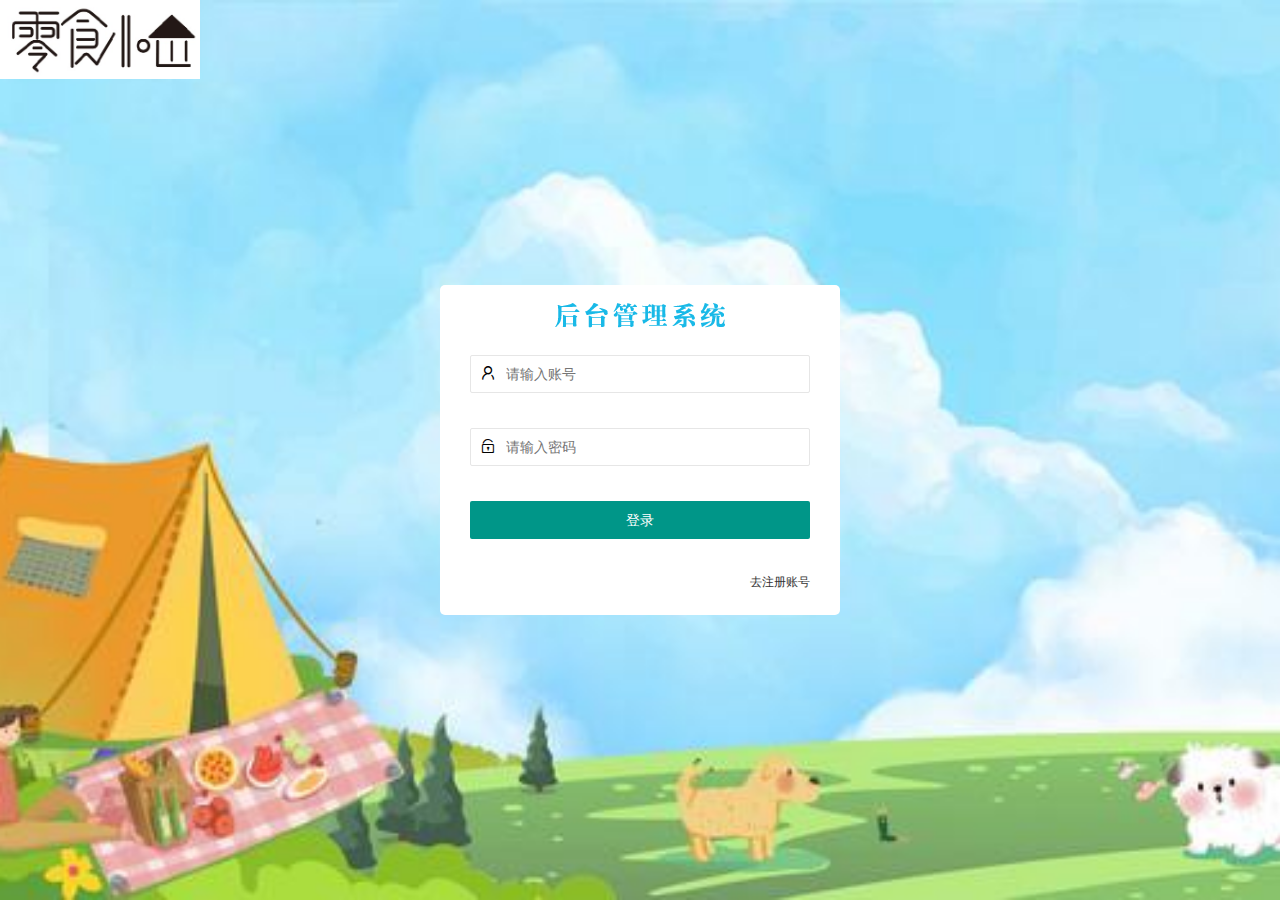
<file: login.html>
<!DOCTYPE html>
<html lang="en">
<head>
    <meta charset="UTF-8">
    <meta http-equiv="X-UA-Compatible" content="IE=edge">
    <meta name="viewport" content="width=device-width, initial-scale=1.0">
    <title>登录页面</title>
    <!-- 引入layui -->
    <link rel="stylesheet" href="/assets/lib/layui/css/layui.css">
    <!-- 引入自己的css文件 -->
    <link rel="stylesheet" href="/assets/css/login.css">
</head>
<body>
    <!-- 头部的logo区域放零食小屋的文字 -->
    <div layui-main>
        <img src="/assets/images/logo.jpg" alt="" style="width:200px;">
    </div>

    <!-- 登录注册区域 -->
    <div class="loginAndReg">
        <div class="title-box"></div>
        <!-- 登录区域 -->
        <div class="login_box">
            <form class="layui-form" id="login_form">
                <div class="layui-form-item layui-this">
                    <i class="layui-icon layui-icon-username"></i>   
                    <input type="text" name="username" required  lay-verify="required" placeholder="请输入账号" autocomplete="off" class="layui-input">
                </div>
                <div class="layui-form-item">
                    <i class="layui-icon layui-icon-password"></i>   
                      <input type="password" name="password" required  lay-verify="required|pwd" placeholder="请输入密码" autocomplete="off" class="layui-input">
                    </div>
                    <div class="layui-form-item">
                          <button class="layui-btn layui-btn-fluid" lay-submit lay-filter="formDemo">登录</button>
                      </div>
                      <div class="layui-form-item links">
                        <a href="javascript:;" id="link_reg">去注册账号</a>
                      </div>
                </form>
        </div>
        <!-- 注册区域 -->
        <div class="reg_box">
            <form class="layui-form" id="reg_form">
                <div class="layui-form-item">
                    <i class="layui-icon layui-icon-username"></i>   
                    <input type="text" name="username" required  lay-verify="required" placeholder="请输入账号" autocomplete="off" class="layui-input">
                </div>
                <div class="layui-form-item">
                    <i class="layui-icon layui-icon-password"></i>   
                      <input type="password" name="password" required  lay-verify="required|pwd" placeholder="请输入密码" autocomplete="off" class="layui-input">
                    </div>
                    <div class="layui-form-item">
                        <i class="layui-icon layui-icon-password"></i>   
                        <input type="password" name="repassword" required  lay-verify="required|pwd|repwd" placeholder="请确认密码" autocomplete="off" class="layui-input">
                    </div>
                    <div class="layui-form-item">
                          <button class="layui-btn layui-btn-fluid" lay-submit lay-filter="formDemo">注册</button>
                      </div>
                      <div class="layui-form-item links">
                        <a href="javascript:;" id="link_login">去登录账号</a>
                      </div>
                </form>`
        </div>
    </div>
      <!-- 导入 Layui 的JS文件 -->
      <script src="/assets/lib/layui/layui.all.js"></script>
      <!-- 导入 JQuery -->
      <script src="/assets/lib/jquery.js"></script>
      <!-- 引入baseAPI -->
      <script src="/assets/js/baseAPI.js"></script>
      <!-- 导入自己的 JavaScript 脚本 -->
      <script src="/assets/js/login.js"></script>
</body>
</html>
</file>
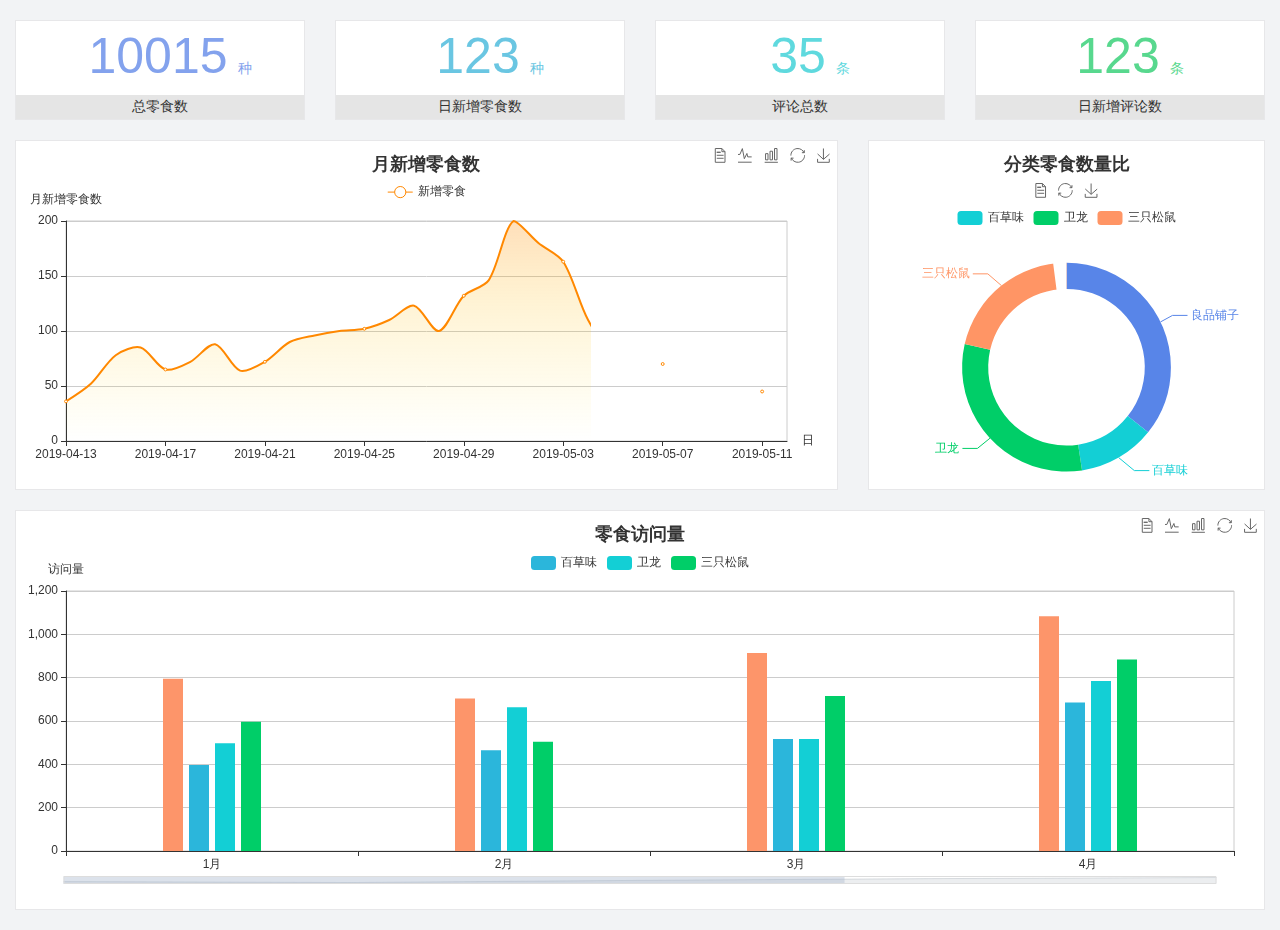
<file: home/dashboard.html>
<!DOCTYPE html>
<html lang="en">

<head>
  <meta charset="UTF-8">
  <meta name="viewport" content="width=device-width, initial-scale=1.0">
  <meta http-equiv="X-UA-Compatible" content="ie=edge">
  <title>图表统计</title>
  <link rel="stylesheet" href="../../assets/lib/bootstrap.css" />
  <link rel="stylesheet" href="../../assets/lib/main.css" />
  <script src="../../assets/lib/jquery.js"></script>
  <script type="text/javascript" src="../../assets/lib/echarts.min.js"></script>
</head>

<body>
  <div class="container-fluid">
    <div class="row spannel_list">
      <div class="col-sm-3 col-xs-6">
        <div class="spannel">
          <em>10015</em><span>种</span>
          <b>总零食数</b>
        </div>
      </div>
      <div class="col-sm-3 col-xs-6">
        <div class="spannel scolor01">
          <em>123</em><span>种</span>
          <b>日新增零食数</b>
        </div>
      </div>
      <div class="col-sm-3 col-xs-6">
        <div class="spannel scolor02">
          <em>35</em><span>条</span>
          <b>评论总数</b>
        </div>
      </div>
      <div class="col-sm-3 col-xs-6">
        <div class="spannel scolor03">
          <em>123</em><span>条</span>
          <b>日新增评论数</b>
        </div>
      </div>
    </div>
  </div>

  <div class="container-fluid">
    <div class="row curve-pie">
      <div class="col-lg-8 col-md-8">
        <div class="gragh_pannel" id="curve_show"></div>
      </div>
      <div class="col-lg-4 col-md-4">
        <div class="gragh_pannel" id="pie_show"></div>
      </div>
    </div>
  </div>

  <div class="container-fluid">
    <div class="column_pannel" id="column_show"></div>
  </div>

  <script>
    var oChart = echarts.init(document.getElementById('curve_show'));
    var aList_all = [
      { 'count': 36, 'date': '2019-04-13' },
      { 'count': 52, 'date': '2019-04-14' },
      { 'count': 78, 'date': '2019-04-15' },
      { 'count': 85, 'date': '2019-04-16' },
      { 'count': 65, 'date': '2019-04-17' },
      { 'count': 72, 'date': '2019-04-18' },
      { 'count': 88, 'date': '2019-04-19' },
      { 'count': 64, 'date': '2019-04-20' },
      { 'count': 72, 'date': '2019-04-21' },
      { 'count': 90, 'date': '2019-04-22' },
      { 'count': 96, 'date': '2019-04-23' },
      { 'count': 100, 'date': '2019-04-24' },
      { 'count': 102, 'date': '2019-04-25' },
      { 'count': 110, 'date': '2019-04-26' },
      { 'count': 123, 'date': '2019-04-27' },
      { 'count': 100, 'date': '2019-04-28' },
      { 'count': 132, 'date': '2019-04-29' },
      { 'count': 146, 'date': '2019-04-30' },
      { 'count': 200, 'date': '2019-05-01' },
      { 'count': 180, 'date': '2019-05-02' },
      { 'count': 163, 'date': '2019-05-03' },
      { 'count': 110, 'date': '2019-05-04' },
      { 'count': 80, 'date': '2019-05-05' },
      { 'count': 82, 'date': '2019-05-06' },
      { 'count': 70, 'date': '2019-05-07' },
      { 'count': 65, 'date': '2019-05-08' },
      { 'count': 54, 'date': '2019-05-09' },
      { 'count': 40, 'date': '2019-05-10' },
      { 'count': 45, 'date': '2019-05-11' },
      { 'count': 38, 'date': '2019-05-12' },
    ];

    let aCount = [];
    let aDate = [];

    for (var i = 0; i < aList_all.length; i++) {
      aCount.push(aList_all[i].count);
      aDate.push(aList_all[i].date);
    }

    var chartopt = {
      title: {
        text: '月新增零食数',
        left: 'center',
        top: '10'
      },
      tooltip: {
        trigger: 'axis'
      },
      legend: {
        data: ['新增零食'],
        top: '40'
      },
      toolbox: {
        show: true,
        feature: {
          mark: { show: true },
          dataView: { show: true, readOnly: false },
          magicType: { show: true, type: ['line', 'bar'] },
          restore: { show: true },
          saveAsImage: { show: true }
        }
      },
      calculable: true,
      xAxis: [
        {
          name: '日',
          type: 'category',
          boundaryGap: false,
          data: aDate
        }
      ],
      yAxis: [
        {
          name: '月新增零食数',
          type: 'value'
        }
      ],
      series: [
        {
          name: '新增零食',
          type: 'line',
          smooth: true,
          itemStyle: { normal: { areaStyle: { type: 'default' }, color: '#f80' }, lineStyle: { color: '#f80' } },
          data: aCount
        }],
      areaStyle: {
        normal: {
          color: new echarts.graphic.LinearGradient(0, 0, 0, 1, [{
            offset: 0,
            color: 'rgba(255,136,0,0.39)'
          }, {
            offset: .34,
            color: 'rgba(255,180,0,0.25)'
          }, {
            offset: 1,
            color: 'rgba(255,222,0,0.00)'
          }])

        }
      },
      grid: {
        show: true,
        x: 50,
        x2: 50,
        y: 80,
        height: 220
      }
    };

    oChart.setOption(chartopt);


    var oPie = echarts.init(document.getElementById('pie_show'));
    var oPieopt =
    {
      title: {
        top: 10,
        text: '分类零食数量比',
        x: 'center'
      },
      tooltip: {
        trigger: 'item',
        formatter: "{a} <br/>{b} : {c} ({d}%)"
      },
      color: ['#5885e8', '#13cfd5', '#00ce68', '#ff9565'],
      legend: {
        x: 'center',
        top: 65,
        data: ['良平铺子', '百草味', '卫龙', '三只松鼠']
      },
      toolbox: {
        show: true,
        x: 'center',
        top: 35,
        feature: {
          mark: { show: true },
          dataView: { show: true, readOnly: false },
          magicType: {
            show: true,
            type: ['pie', 'funnel'],
            option: {
              funnel: {
                x: '25%',
                width: '50%',
                funnelAlign: 'left',
                max: 1548
              }
            }
          },
          restore: { show: true },
          saveAsImage: { show: true }
        }
      },
      calculable: true,
      series: [
        {
          name: '访问来源',
          type: 'pie',
          radius: ['45%', '60%'],
          center: ['50%', '65%'],
          data: [
            { value: 300, name: '良品铺子' },
            { value: 100, name: '百草味' },
            { value: 260, name: '卫龙' },
            { value: 180, name: '三只松鼠' }
          ]
        }
      ]
    };
    oPie.setOption(oPieopt);



    var oColumn = this.echarts.init(document.getElementById('column_show'));
    var oColumnopt =
    {
      title: {
        text: '零食访问量',
        left: 'center',
        top: '10'
      },
      tooltip: {
        trigger: 'axis'
      },
      legend: {
        data: ['良平铺子', '百草味', '卫龙', '三只松鼠'],
        top: '40'
      },
      toolbox: {
        show: true,
        feature: {
          mark: { show: true },
          dataView: { show: true, readOnly: false },
          magicType: { show: true, type: ['line', 'bar'] },
          restore: { show: true },
          saveAsImage: { show: true }
        }
      },
      calculable: true,
      xAxis: [
        {
          type: 'category',
          data: ['1月', '2月', '3月', '4月', '5月']
        }
      ],
      yAxis: [
        {
          name: '访问量',
          type: 'value'
        }
      ],
      series: [
        {
          name: '良品铺子',
          type: 'bar',
          barWidth: 20,
          itemStyle: {
            normal: { areaStyle: { type: 'default' }, color: '#fd956a' }
          },
          data: [800, 708, 920, 1090, 1200]
        },
        {
          name: '百草味',
          type: 'bar',
          barWidth: 20,
          itemStyle: {
            normal: { areaStyle: { type: 'default' }, color: '#2bb6db' }
          },
          data: [400, 468, 520, 690, 800]
        },
        {
          name: '卫龙',
          type: 'bar',
          barWidth: 20,
          itemStyle: {
            normal: { areaStyle: { type: 'default' }, color: '#13cfd5' }
          },
          data: [500, 668, 520, 790, 900]
        },
        {
          name: '三只松鼠',
          type: 'bar',
          barWidth: 20,
          itemStyle: {
            normal: { areaStyle: { type: 'default' }, color: '#00ce68' }
          },
          data: [600, 508, 720, 890, 1000]
        }
      ],
      grid: {
        show: true,
        x: 50,
        x2: 30,
        y: 80,
        height: 260
      },
      dataZoom: [//给x轴设置滚动条
        {
          start: 0,//默认为0
          end: 100 - 1000 / 31,//默认为100
          type: 'slider',
          show: true,
          xAxisIndex: [0],
          handleSize: 0,//滑动条的 左右2个滑动条的大小
          height: 8,//组件高度
          left: 45, //左边的距离
          right: 50,//右边的距离
          bottom: 26,//右边的距离
          handleColor: '#ddd',//h滑动图标的颜色
          handleStyle: {
            borderColor: "#cacaca",
            borderWidth: "1",
            shadowBlur: 2,
            background: "#ddd",
            shadowColor: "#ddd",
          }
        }]
    };
    oColumn.setOption(oColumnopt);
  </script>
</body>

</html>
</file>
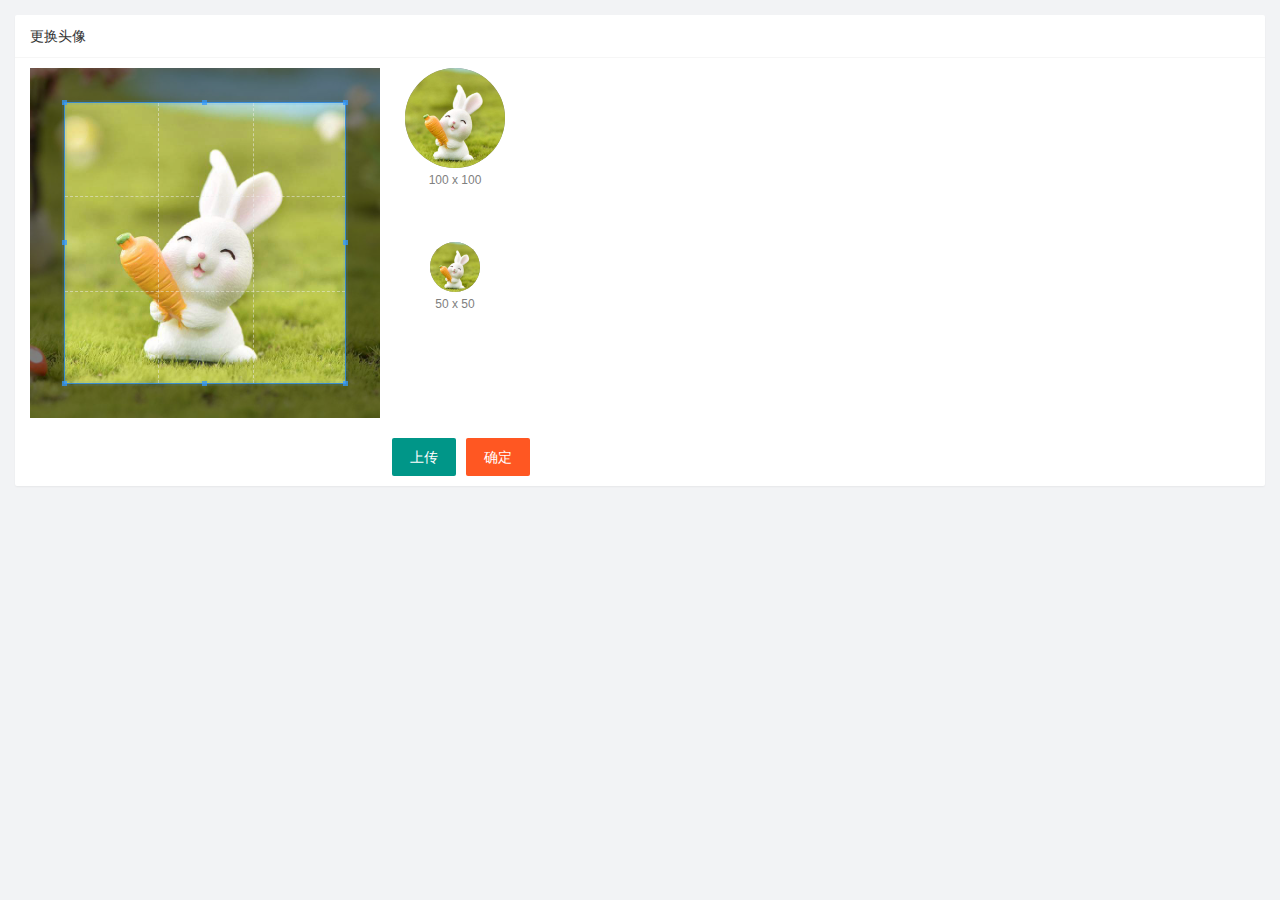
<file: user/user_avatar.html>
<!DOCTYPE html>
<html lang="en">
<head>
    <meta charset="UTF-8">
    <meta http-equiv="X-UA-Compatible" content="IE=edge">
    <meta name="viewport" content="width=device-width, initial-scale=1.0">
    <title>Document</title>
    <link rel="stylesheet" href="/assets/lib/layui/css/layui.css" />
    <link rel="stylesheet" href="/assets/lib/cropper/cropper.css" />
    <link rel="stylesheet" href="/assets/css/user/user.avatar.css">
</head>
<body>
      <!-- 卡片区域 -->
      <div class="layui-card">
        <div class="layui-card-header">更换头像</div>
        <div class="layui-card-body">
              <!-- 第一行的图片裁剪和预览区域 -->
  <div class="row1">
    <!-- 图片裁剪区域 -->
    <div class="cropper-box">
      <!-- 这个 img 标签很重要，将来会把它初始化为裁剪区域 -->
      <img id="image" src="/assets/images/rabbit.jpeg" />
    </div>
    <!-- 图片的预览区域 -->
    <div class="preview-box">
      <div>
        <!-- 宽高为 100px 的预览区域 -->
        <div class="img-preview w100"></div>
        <p class="size">100 x 100</p>
      </div>
      <div>
        <!-- 宽高为 50px 的预览区域 -->
        <div class="img-preview w50"></div>
        <p class="size">50 x 50</p>
      </div>
    </div>
  </div>

  <!-- 第二行的按钮区域 -->
  <div class="row2">
    <!-- 给一个文件选择表单 -->
    <input type="file" id="selectFile" style="display:none">
    <button type="button" class="layui-btn" id="upload">上传</button>
    <button type="button" class="layui-btn layui-btn-danger" id="confirm">确定</button>
  </div>
        </div>
      </div>
      <script src="/assets/lib/jquery.js"></script>
      <script src="/assets/lib/cropper/Cropper.js"></script>
      <script src="/assets/lib/cropper/jquery-cropper.js"></script>
      <script src="/assets/lib/layui/layui.all.js"></script>
      <script src="/assets/js/baseAPI.js"></script>
      <script src="/assets/js/user/user_avatar.js"></script>
</body>
</html>
</file>
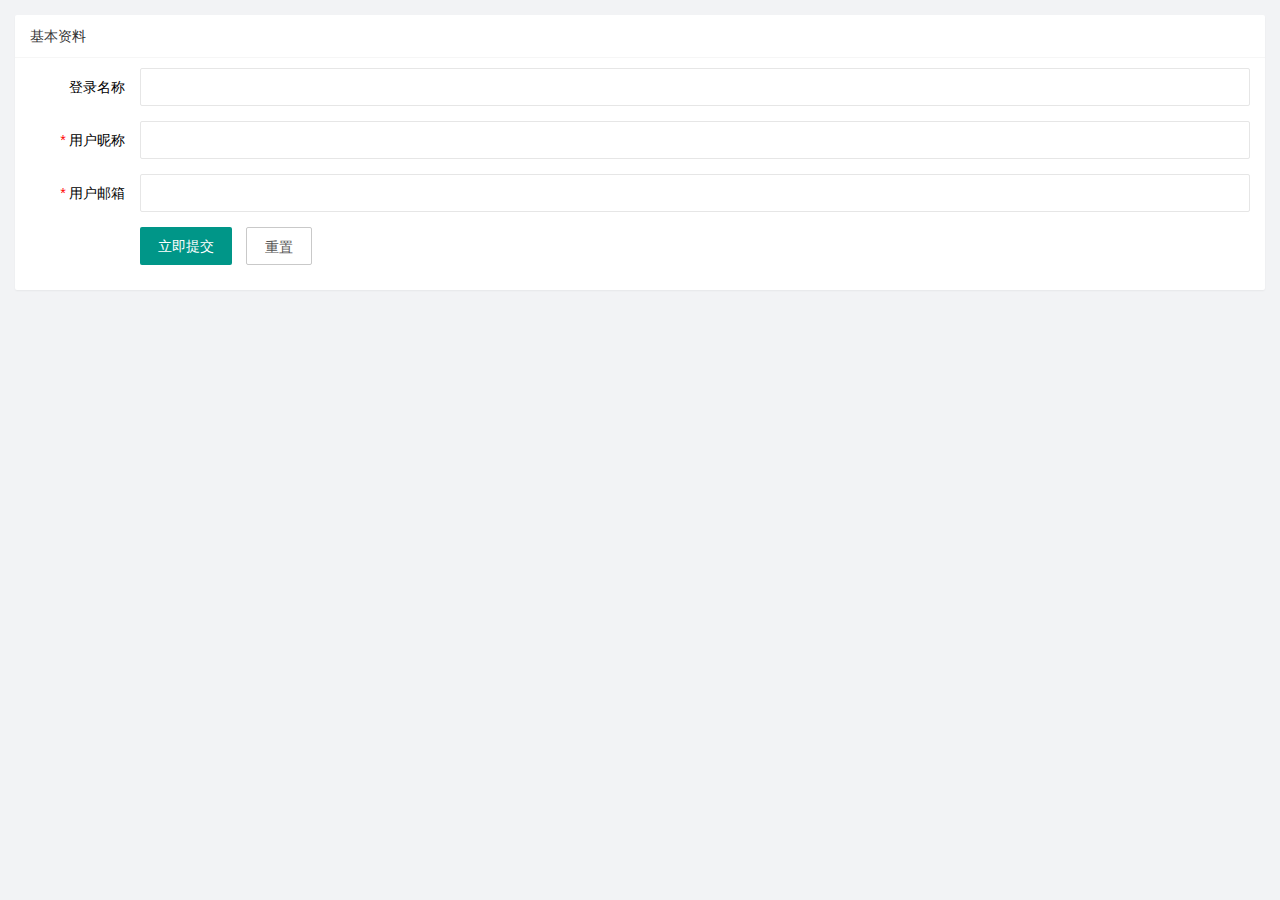
<file: user/user_info.html>
<!DOCTYPE html>
<html lang="en">
<head>
    <meta charset="UTF-8">
    <meta http-equiv="X-UA-Compatible" content="IE=edge">
    <meta name="viewport" content="width=device-width, initial-scale=1.0">
    <title基本资料</title>
    <link rel="stylesheet" href="/assets/lib/layui/css/layui.css">
    <link rel="stylesheet" href="/assets/css/user/user_info.css">
</head>
<body>
    <!-- 绘制面板 -->
    <div class="layui-card">
        <div class="layui-card-header">基本资料</div>
        <div class="layui-card-body">
            <!-- 表单区域 -->
            <form class="layui-form" lay-filter="formUserInfo">
                <!-- 使用隐藏域保存用户的id值 -->
                <input type="hidden" name="id" value=""/>
                <div class="layui-form-item">
                  <label class="layui-form-label">登录名称</label>
                  <div class="layui-input-block">
                    <input type="text" name="username" required  lay-verify="required"  autocomplete="off" class="layui-input" disabled>
                  </div>
                </div>
                <div class="layui-form-item">
                    <label class="layui-form-label"><em style="color:red">*</em>&nbsp;用户昵称</label>
                    <div class="layui-input-block">
                      <input type="text" name="nickname" required  lay-verify="required" autocomplete="off" class="layui-input">
                    </div>
                  </div>
                  <div class="layui-form-item">
                    <label class="layui-form-label"><em style="color:red">*</em>&nbsp;用户邮箱</label>
                    <div class="layui-input-block">
                      <input type="text" name="email" required  lay-verify="required"  autocomplete="off" class="layui-input">
                    </div>
                  </div>
                  <!-- 按钮 -->
                  <div class="layui-form-item">
                    <div class="layui-input-block">
                      <button class="layui-btn" lay-submit lay-filter="formDemo">立即提交</button>
                      <button type="reset" class="layui-btn layui-btn-primary" id="btnReset">重置</button>
                  </div>
                  </div>
            </form>
            </div>
        </div>
      </div>
                    <!-- 导入 layui 的JS文件 -->
                <script src="/assets/lib/layui/layui.all.js"></script>
                <!-- 导入 jQuery -->
                <script src="/assets/lib/jquery.js"></script>
                <!-- 导入自己封装的 baseAPI -->
                <script src="/assets/js/baseAPI.js"></script>
                <!-- 导入自己的 js 文件 -->
                <script src="/assets/js/user/user_info.js"></script>
</body>
</html>
</file>
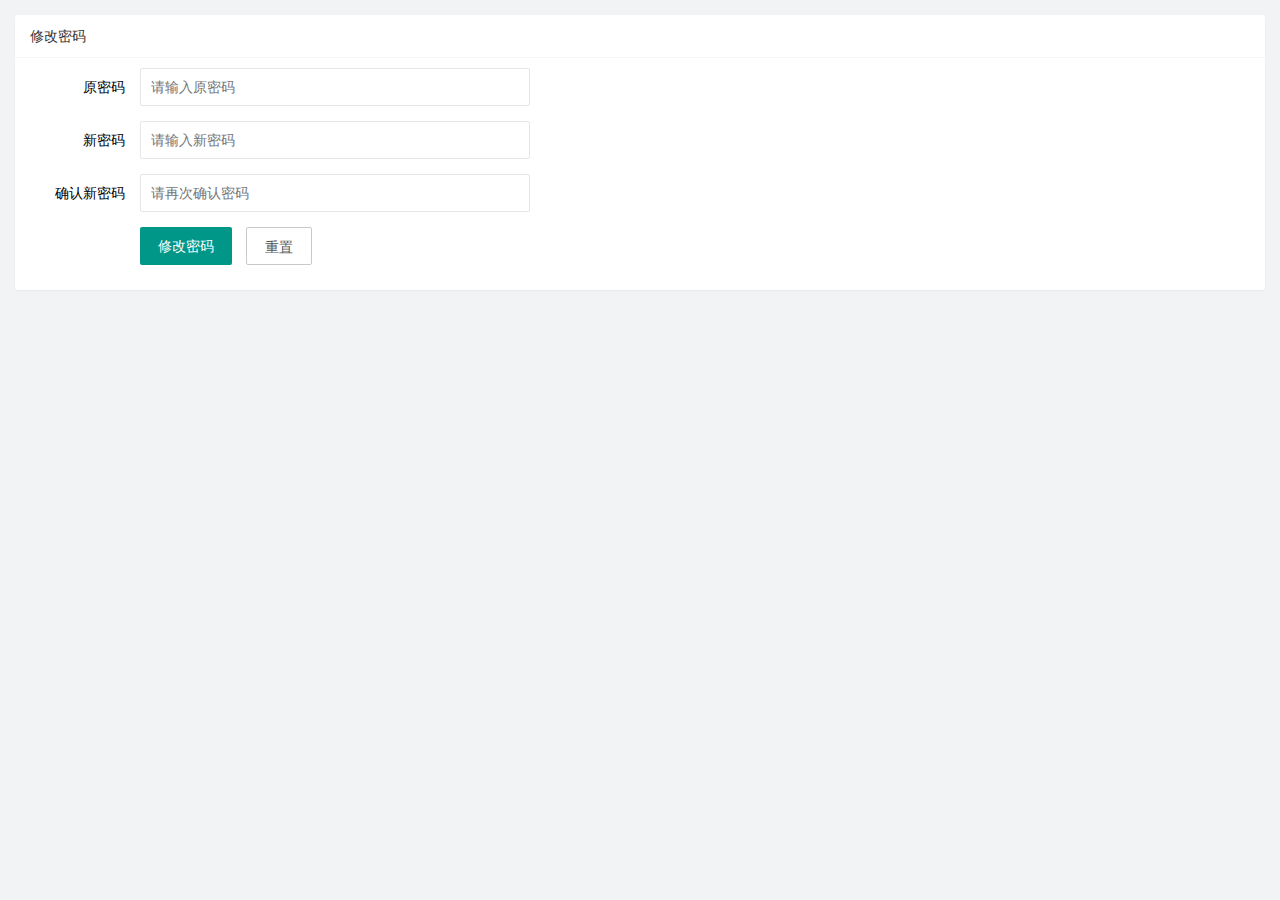
<file: user/user_pwd.html>
<!DOCTYPE html>
<html lang="en">
  <head>
    <meta charset="UTF-8" />
    <meta name="viewport" content="width=device-width, initial-scale=1.0" />
    <title>Document</title>
    <link rel="stylesheet" href="/assets/lib/layui/css/layui.css" />
    <link rel="stylesheet" href="/assets/css/user/user_pwd.css" />
  </head>
  <body>
    <!-- 卡片区域 -->
    <div class="layui-card">
      <div class="layui-card-header">修改密码</div>
      <div class="layui-card-body">
        <form class="layui-form">
          <div class="layui-form-item">
            <label class="layui-form-label">原密码</label>
            <div class="layui-input-block">
              <input type="password" name="oldPwd" required lay-verify="required|pass" placeholder="请输入原密码" autocomplete="off" class="layui-input" />
            </div>
          </div>
          <div class="layui-form-item">
            <label class="layui-form-label">新密码</label>
            <div class="layui-input-block">
              <input type="password" name="newPwd" required lay-verify="required|pass|samePwd" placeholder="请输入新密码" autocomplete="off" class="layui-input" />
            </div>
          </div>
          <div class="layui-form-item">
            <label class="layui-form-label">确认新密码</label>
            <div class="layui-input-block">
              <input type="password" name="rePwd" required lay-verify="required|pass|rePwd" placeholder="请再次确认密码" autocomplete="off" class="layui-input" />
            </div>
          </div>
          <div class="layui-form-item">
            <div class="layui-input-block">
              <button class="layui-btn" lay-submit lay-filter="formDemo">修改密码</button>
              <button type="reset" class="layui-btn layui-btn-primary">重置</button>
            </div>
          </div>
        </form>
      </div>
    </div>
    <!-- 导入 layui 的JS文件 -->
    <script src="/assets/lib/layui/layui.all.js"></script>
       <!-- 导入 jQuery -->
       <script src="/assets/lib/jquery.js"></script>
       <!-- 导入自己封装的 baseAPI -->
       <script src="/assets/js/baseAPI.js"></script>
       <!-- 导入自己的 js 文件 -->
       <script src="/assets/js/user/user_pwd.js"></script>
  </body>
</html>
</file>
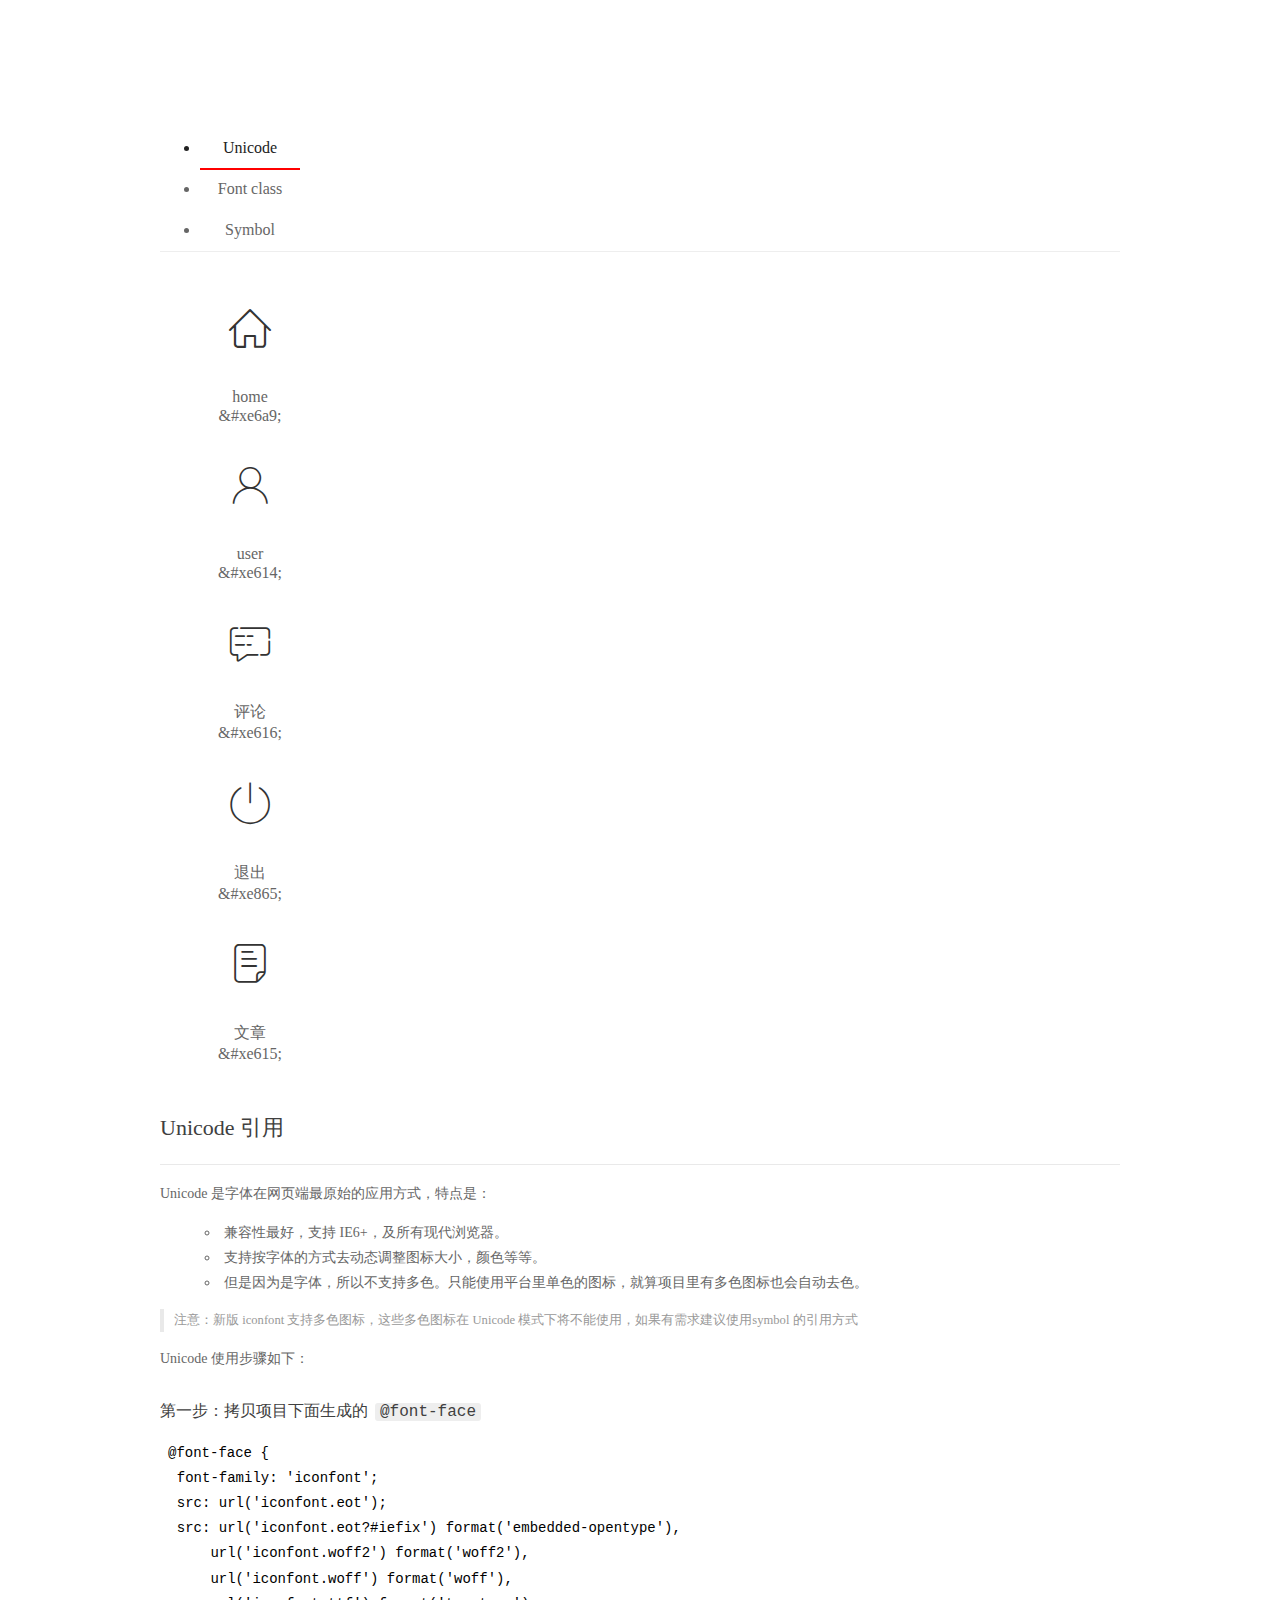
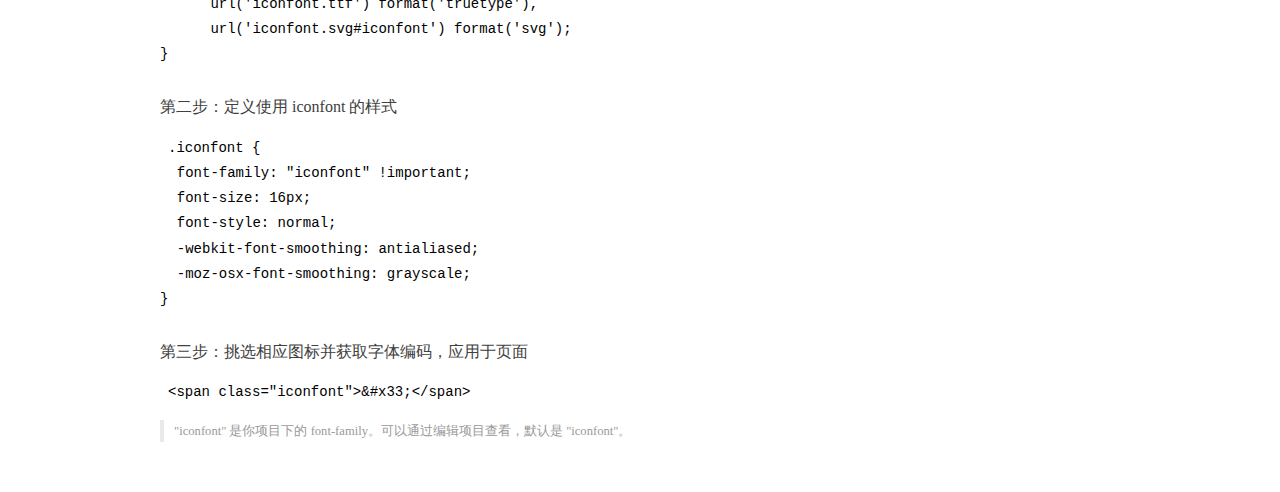
<file: assets/fonts/demo_index.html>
<!DOCTYPE html>
<html>
<head>
  <meta charset="utf-8"/>
  <title>IconFont Demo</title>
  <link rel="shortcut icon" href="https://gtms04.alicdn.com/tps/i4/TB1_oz6GVXXXXaFXpXXJDFnIXXX-64-64.ico" type="image/x-icon"/>
  <link rel="stylesheet" href="https://g.alicdn.com/thx/cube/1.3.2/cube.min.css">
  <link rel="stylesheet" href="demo.css">
  <link rel="stylesheet" href="iconfont.css">
  <script src="iconfont.js"></script>
  <!-- jQuery -->
  <script src="https://a1.alicdn.com/oss/uploads/2018/12/26/7bfddb60-08e8-11e9-9b04-53e73bb6408b.js"></script>
  <!-- 代码高亮 -->
  <script src="https://a1.alicdn.com/oss/uploads/2018/12/26/a3f714d0-08e6-11e9-8a15-ebf944d7534c.js"></script>
</head>
<body>
  <div class="main">
    <h1 class="logo"><a href="https://www.iconfont.cn/" title="iconfont 首页" target="_blank">&#xe86b;</a></h1>
    <div class="nav-tabs">
      <ul id="tabs" class="dib-box">
        <li class="dib active"><span>Unicode</span></li>
        <li class="dib"><span>Font class</span></li>
        <li class="dib"><span>Symbol</span></li>
      </ul>
      
    </div>
    <div class="tab-container">
      <div class="content unicode" style="display: block;">
          <ul class="icon_lists dib-box">
          
            <li class="dib">
              <span class="icon iconfont">&#xe6a9;</span>
                <div class="name">home</div>
                <div class="code-name">&amp;#xe6a9;</div>
              </li>
          
            <li class="dib">
              <span class="icon iconfont">&#xe614;</span>
                <div class="name">user</div>
                <div class="code-name">&amp;#xe614;</div>
              </li>
          
            <li class="dib">
              <span class="icon iconfont">&#xe616;</span>
                <div class="name">评论</div>
                <div class="code-name">&amp;#xe616;</div>
              </li>
          
            <li class="dib">
              <span class="icon iconfont">&#xe865;</span>
                <div class="name">退出</div>
                <div class="code-name">&amp;#xe865;</div>
              </li>
          
            <li class="dib">
              <span class="icon iconfont">&#xe615;</span>
                <div class="name">文章</div>
                <div class="code-name">&amp;#xe615;</div>
              </li>
          
          </ul>
          <div class="article markdown">
          <h2 id="unicode-">Unicode 引用</h2>
          <hr>

          <p>Unicode 是字体在网页端最原始的应用方式，特点是：</p>
          <ul>
            <li>兼容性最好，支持 IE6+，及所有现代浏览器。</li>
            <li>支持按字体的方式去动态调整图标大小，颜色等等。</li>
            <li>但是因为是字体，所以不支持多色。只能使用平台里单色的图标，就算项目里有多色图标也会自动去色。</li>
          </ul>
          <blockquote>
            <p>注意：新版 iconfont 支持多色图标，这些多色图标在 Unicode 模式下将不能使用，如果有需求建议使用symbol 的引用方式</p>
          </blockquote>
          <p>Unicode 使用步骤如下：</p>
          <h3 id="-font-face">第一步：拷贝项目下面生成的 <code>@font-face</code></h3>
<pre><code class="language-css"
>@font-face {
  font-family: 'iconfont';
  src: url('iconfont.eot');
  src: url('iconfont.eot?#iefix') format('embedded-opentype'),
      url('iconfont.woff2') format('woff2'),
      url('iconfont.woff') format('woff'),
      url('iconfont.ttf') format('truetype'),
      url('iconfont.svg#iconfont') format('svg');
}
</code></pre>
          <h3 id="-iconfont-">第二步：定义使用 iconfont 的样式</h3>
<pre><code class="language-css"
>.iconfont {
  font-family: "iconfont" !important;
  font-size: 16px;
  font-style: normal;
  -webkit-font-smoothing: antialiased;
  -moz-osx-font-smoothing: grayscale;
}
</code></pre>
          <h3 id="-">第三步：挑选相应图标并获取字体编码，应用于页面</h3>
<pre>
<code class="language-html"
>&lt;span class="iconfont"&gt;&amp;#x33;&lt;/span&gt;
</code></pre>
          <blockquote>
            <p>"iconfont" 是你项目下的 font-family。可以通过编辑项目查看，默认是 "iconfont"。</p>
          </blockquote>
          </div>
      </div>
      <div class="content font-class">
        <ul class="icon_lists dib-box">
          
          <li class="dib">
            <span class="icon iconfont icon-home"></span>
            <div class="name">
              home
            </div>
            <div class="code-name">.icon-home
            </div>
          </li>
          
          <li class="dib">
            <span class="icon iconfont icon-user"></span>
            <div class="name">
              user
            </div>
            <div class="code-name">.icon-user
            </div>
          </li>
          
          <li class="dib">
            <span class="icon iconfont icon-pinglun"></span>
            <div class="name">
              评论
            </div>
            <div class="code-name">.icon-pinglun
            </div>
          </li>
          
          <li class="dib">
            <span class="icon iconfont icon-tuichu"></span>
            <div class="name">
              退出
            </div>
            <div class="code-name">.icon-tuichu
            </div>
          </li>
          
          <li class="dib">
            <span class="icon iconfont icon-16"></span>
            <div class="name">
              文章
            </div>
            <div class="code-name">.icon-16
            </div>
          </li>
          
        </ul>
        <div class="article markdown">
        <h2 id="font-class-">font-class 引用</h2>
        <hr>

        <p>font-class 是 Unicode 使用方式的一种变种，主要是解决 Unicode 书写不直观，语意不明确的问题。</p>
        <p>与 Unicode 使用方式相比，具有如下特点：</p>
        <ul>
          <li>兼容性良好，支持 IE8+，及所有现代浏览器。</li>
          <li>相比于 Unicode 语意明确，书写更直观。可以很容易分辨这个 icon 是什么。</li>
          <li>因为使用 class 来定义图标，所以当要替换图标时，只需要修改 class 里面的 Unicode 引用。</li>
          <li>不过因为本质上还是使用的字体，所以多色图标还是不支持的。</li>
        </ul>
        <p>使用步骤如下：</p>
        <h3 id="-fontclass-">第一步：引入项目下面生成的 fontclass 代码：</h3>
<pre><code class="language-html">&lt;link rel="stylesheet" href="./iconfont.css"&gt;
</code></pre>
        <h3 id="-">第二步：挑选相应图标并获取类名，应用于页面：</h3>
<pre><code class="language-html">&lt;span class="iconfont icon-xxx"&gt;&lt;/span&gt;
</code></pre>
        <blockquote>
          <p>"
            iconfont" 是你项目下的 font-family。可以通过编辑项目查看，默认是 "iconfont"。</p>
        </blockquote>
      </div>
      </div>
      <div class="content symbol">
          <ul class="icon_lists dib-box">
          
            <li class="dib">
                <svg class="icon svg-icon" aria-hidden="true">
                  <use xlink:href="#icon-home"></use>
                </svg>
                <div class="name">home</div>
                <div class="code-name">#icon-home</div>
            </li>
          
            <li class="dib">
                <svg class="icon svg-icon" aria-hidden="true">
                  <use xlink:href="#icon-user"></use>
                </svg>
                <div class="name">user</div>
                <div class="code-name">#icon-user</div>
            </li>
          
            <li class="dib">
                <svg class="icon svg-icon" aria-hidden="true">
                  <use xlink:href="#icon-pinglun"></use>
                </svg>
                <div class="name">评论</div>
                <div class="code-name">#icon-pinglun</div>
            </li>
          
            <li class="dib">
                <svg class="icon svg-icon" aria-hidden="true">
                  <use xlink:href="#icon-tuichu"></use>
                </svg>
                <div class="name">退出</div>
                <div class="code-name">#icon-tuichu</div>
            </li>
          
            <li class="dib">
                <svg class="icon svg-icon" aria-hidden="true">
                  <use xlink:href="#icon-16"></use>
                </svg>
                <div class="name">文章</div>
                <div class="code-name">#icon-16</div>
            </li>
          
          </ul>
          <div class="article markdown">
          <h2 id="symbol-">Symbol 引用</h2>
          <hr>

          <p>这是一种全新的使用方式，应该说这才是未来的主流，也是平台目前推荐的用法。相关介绍可以参考这篇<a href="">文章</a>
            这种用法其实是做了一个 SVG 的集合，与另外两种相比具有如下特点：</p>
          <ul>
            <li>支持多色图标了，不再受单色限制。</li>
            <li>通过一些技巧，支持像字体那样，通过 <code>font-size</code>, <code>color</code> 来调整样式。</li>
            <li>兼容性较差，支持 IE9+，及现代浏览器。</li>
            <li>浏览器渲染 SVG 的性能一般，还不如 png。</li>
          </ul>
          <p>使用步骤如下：</p>
          <h3 id="-symbol-">第一步：引入项目下面生成的 symbol 代码：</h3>
<pre><code class="language-html">&lt;script src="./iconfont.js"&gt;&lt;/script&gt;
</code></pre>
          <h3 id="-css-">第二步：加入通用 CSS 代码（引入一次就行）：</h3>
<pre><code class="language-html">&lt;style&gt;
.icon {
  width: 1em;
  height: 1em;
  vertical-align: -0.15em;
  fill: currentColor;
  overflow: hidden;
}
&lt;/style&gt;
</code></pre>
          <h3 id="-">第三步：挑选相应图标并获取类名，应用于页面：</h3>
<pre><code class="language-html">&lt;svg class="icon" aria-hidden="true"&gt;
  &lt;use xlink:href="#icon-xxx"&gt;&lt;/use&gt;
&lt;/svg&gt;
</code></pre>
          </div>
      </div>

    </div>
  </div>
  <script>
  $(document).ready(function () {
      $('.tab-container .content:first').show()

      $('#tabs li').click(function (e) {
        var tabContent = $('.tab-container .content')
        var index = $(this).index()

        if ($(this).hasClass('active')) {
          return
        } else {
          $('#tabs li').removeClass('active')
          $(this).addClass('active')

          tabContent.hide().eq(index).fadeIn()
        }
      })
    })
  </script>
</body>
</html>
</file>
<file: assets/lib/layui/css/layui.css>
/** layui-v2.5.5 MIT License By https://www.layui.com */
 .layui-inline,img{display:inline-block;vertical-align:middle}h1,h2,h3,h4,h5,h6{font-weight:400}.layui-edge,.layui-header,.layui-inline,.layui-main{position:relative}.layui-body,.layui-edge,.layui-elip{overflow:hidden}.layui-btn,.layui-edge,.layui-inline,img{vertical-align:middle}.layui-btn,.layui-disabled,.layui-icon,.layui-unselect{-moz-user-select:none;-webkit-user-select:none;-ms-user-select:none}.layui-elip,.layui-form-checkbox span,.layui-form-pane .layui-form-label{text-overflow:ellipsis;white-space:nowrap}.layui-breadcrumb,.layui-tree-btnGroup{visibility:hidden}blockquote,body,button,dd,div,dl,dt,form,h1,h2,h3,h4,h5,h6,input,li,ol,p,pre,td,textarea,th,ul{margin:0;padding:0;-webkit-tap-highlight-color:rgba(0,0,0,0)}a:active,a:hover{outline:0}img{border:none}li{list-style:none}table{border-collapse:collapse;border-spacing:0}h4,h5,h6{font-size:100%}button,input,optgroup,option,select,textarea{font-family:inherit;font-size:inherit;font-style:inherit;font-weight:inherit;outline:0}pre{white-space:pre-wrap;white-space:-moz-pre-wrap;white-space:-pre-wrap;white-space:-o-pre-wrap;word-wrap:break-word}body{line-height:24px;font:14px Helvetica Neue,Helvetica,PingFang SC,Tahoma,Arial,sans-serif}hr{height:1px;margin:10px 0;border:0;clear:both}a{color:#333;text-decoration:none}a:hover{color:#777}a cite{font-style:normal;*cursor:pointer}.layui-border-box,.layui-border-box *{box-sizing:border-box}.layui-box,.layui-box *{box-sizing:content-box}.layui-clear{clear:both;*zoom:1}.layui-clear:after{content:'\20';clear:both;*zoom:1;display:block;height:0}.layui-inline{*display:inline;*zoom:1}.layui-edge{display:inline-block;width:0;height:0;border-width:6px;border-style:dashed;border-color:transparent}.layui-edge-top{top:-4px;border-bottom-color:#999;border-bottom-style:solid}.layui-edge-right{border-left-color:#999;border-left-style:solid}.layui-edge-bottom{top:2px;border-top-color:#999;border-top-style:solid}.layui-edge-left{border-right-color:#999;border-right-style:solid}.layui-disabled,.layui-disabled:hover{color:#d2d2d2!important;cursor:not-allowed!important}.layui-circle{border-radius:100%}.layui-show{display:block!important}.layui-hide{display:none!important}@font-face{font-family:layui-icon;src:url(../font/iconfont.eot?v=250);src:url(../font/iconfont.eot?v=250#iefix) format('embedded-opentype'),url(../font/iconfont.woff2?v=250) format('woff2'),url(../font/iconfont.woff?v=250) format('woff'),url(../font/iconfont.ttf?v=250) format('truetype'),url(../font/iconfont.svg?v=250#layui-icon) format('svg')}.layui-icon{font-family:layui-icon!important;font-size:16px;font-style:normal;-webkit-font-smoothing:antialiased;-moz-osx-font-smoothing:grayscale}.layui-icon-reply-fill:before{content:"\e611"}.layui-icon-set-fill:before{content:"\e614"}.layui-icon-menu-fill:before{content:"\e60f"}.layui-icon-search:before{content:"\e615"}.layui-icon-share:before{content:"\e641"}.layui-icon-set-sm:before{content:"\e620"}.layui-icon-engine:before{content:"\e628"}.layui-icon-close:before{content:"\1006"}.layui-icon-close-fill:before{content:"\1007"}.layui-icon-chart-screen:before{content:"\e629"}.layui-icon-star:before{content:"\e600"}.layui-icon-circle-dot:before{content:"\e617"}.layui-icon-chat:before{content:"\e606"}.layui-icon-release:before{content:"\e609"}.layui-icon-list:before{content:"\e60a"}.layui-icon-chart:before{content:"\e62c"}.layui-icon-ok-circle:before{content:"\1005"}.layui-icon-layim-theme:before{content:"\e61b"}.layui-icon-table:before{content:"\e62d"}.layui-icon-right:before{content:"\e602"}.layui-icon-left:before{content:"\e603"}.layui-icon-cart-simple:before{content:"\e698"}.layui-icon-face-cry:before{content:"\e69c"}.layui-icon-face-smile:before{content:"\e6af"}.layui-icon-survey:before{content:"\e6b2"}.layui-icon-tree:before{content:"\e62e"}.layui-icon-upload-circle:before{content:"\e62f"}.layui-icon-add-circle:before{content:"\e61f"}.layui-icon-download-circle:before{content:"\e601"}.layui-icon-templeate-1:before{content:"\e630"}.layui-icon-util:before{content:"\e631"}.layui-icon-face-surprised:before{content:"\e664"}.layui-icon-edit:before{content:"\e642"}.layui-icon-speaker:before{content:"\e645"}.layui-icon-down:before{content:"\e61a"}.layui-icon-file:before{content:"\e621"}.layui-icon-layouts:before{content:"\e632"}.layui-icon-rate-half:before{content:"\e6c9"}.layui-icon-add-circle-fine:before{content:"\e608"}.layui-icon-prev-circle:before{content:"\e633"}.layui-icon-read:before{content:"\e705"}.layui-icon-404:before{content:"\e61c"}.layui-icon-carousel:before{content:"\e634"}.layui-icon-help:before{content:"\e607"}.layui-icon-code-circle:before{content:"\e635"}.layui-icon-water:before{content:"\e636"}.layui-icon-username:before{content:"\e66f"}.layui-icon-find-fill:before{content:"\e670"}.layui-icon-about:before{content:"\e60b"}.layui-icon-location:before{content:"\e715"}.layui-icon-up:before{content:"\e619"}.layui-icon-pause:before{content:"\e651"}.layui-icon-date:before{content:"\e637"}.layui-icon-layim-uploadfile:before{content:"\e61d"}.layui-icon-delete:before{content:"\e640"}.layui-icon-play:before{content:"\e652"}.layui-icon-top:before{content:"\e604"}.layui-icon-friends:before{content:"\e612"}.layui-icon-refresh-3:before{content:"\e9aa"}.layui-icon-ok:before{content:"\e605"}.layui-icon-layer:before{content:"\e638"}.layui-icon-face-smile-fine:before{content:"\e60c"}.layui-icon-dollar:before{content:"\e659"}.layui-icon-group:before{content:"\e613"}.layui-icon-layim-download:before{content:"\e61e"}.layui-icon-picture-fine:before{content:"\e60d"}.layui-icon-link:before{content:"\e64c"}.layui-icon-diamond:before{content:"\e735"}.layui-icon-log:before{content:"\e60e"}.layui-icon-rate-solid:before{content:"\e67a"}.layui-icon-fonts-del:before{content:"\e64f"}.layui-icon-unlink:before{content:"\e64d"}.layui-icon-fonts-clear:before{content:"\e639"}.layui-icon-triangle-r:before{content:"\e623"}.layui-icon-circle:before{content:"\e63f"}.layui-icon-radio:before{content:"\e643"}.layui-icon-align-center:before{content:"\e647"}.layui-icon-align-right:before{content:"\e648"}.layui-icon-align-left:before{content:"\e649"}.layui-icon-loading-1:before{content:"\e63e"}.layui-icon-return:before{content:"\e65c"}.layui-icon-fonts-strong:before{content:"\e62b"}.layui-icon-upload:before{content:"\e67c"}.layui-icon-dialogue:before{content:"\e63a"}.layui-icon-video:before{content:"\e6ed"}.layui-icon-headset:before{content:"\e6fc"}.layui-icon-cellphone-fine:before{content:"\e63b"}.layui-icon-add-1:before{content:"\e654"}.layui-icon-face-smile-b:before{content:"\e650"}.layui-icon-fonts-html:before{content:"\e64b"}.layui-icon-form:before{content:"\e63c"}.layui-icon-cart:before{content:"\e657"}.layui-icon-camera-fill:before{content:"\e65d"}.layui-icon-tabs:before{content:"\e62a"}.layui-icon-fonts-code:before{content:"\e64e"}.layui-icon-fire:before{content:"\e756"}.layui-icon-set:before{content:"\e716"}.layui-icon-fonts-u:before{content:"\e646"}.layui-icon-triangle-d:before{content:"\e625"}.layui-icon-tips:before{content:"\e702"}.layui-icon-picture:before{content:"\e64a"}.layui-icon-more-vertical:before{content:"\e671"}.layui-icon-flag:before{content:"\e66c"}.layui-icon-loading:before{content:"\e63d"}.layui-icon-fonts-i:before{content:"\e644"}.layui-icon-refresh-1:before{content:"\e666"}.layui-icon-rmb:before{content:"\e65e"}.layui-icon-home:before{content:"\e68e"}.layui-icon-user:before{content:"\e770"}.layui-icon-notice:before{content:"\e667"}.layui-icon-login-weibo:before{content:"\e675"}.layui-icon-voice:before{content:"\e688"}.layui-icon-upload-drag:before{content:"\e681"}.layui-icon-login-qq:before{content:"\e676"}.layui-icon-snowflake:before{content:"\e6b1"}.layui-icon-file-b:before{content:"\e655"}.layui-icon-template:before{content:"\e663"}.layui-icon-auz:before{content:"\e672"}.layui-icon-console:before{content:"\e665"}.layui-icon-app:before{content:"\e653"}.layui-icon-prev:before{content:"\e65a"}.layui-icon-website:before{content:"\e7ae"}.layui-icon-next:before{content:"\e65b"}.layui-icon-component:before{content:"\e857"}.layui-icon-more:before{content:"\e65f"}.layui-icon-login-wechat:before{content:"\e677"}.layui-icon-shrink-right:before{content:"\e668"}.layui-icon-spread-left:before{content:"\e66b"}.layui-icon-camera:before{content:"\e660"}.layui-icon-note:before{content:"\e66e"}.layui-icon-refresh:before{content:"\e669"}.layui-icon-female:before{content:"\e661"}.layui-icon-male:before{content:"\e662"}.layui-icon-password:before{content:"\e673"}.layui-icon-senior:before{content:"\e674"}.layui-icon-theme:before{content:"\e66a"}.layui-icon-tread:before{content:"\e6c5"}.layui-icon-praise:before{content:"\e6c6"}.layui-icon-star-fill:before{content:"\e658"}.layui-icon-rate:before{content:"\e67b"}.layui-icon-template-1:before{content:"\e656"}.layui-icon-vercode:before{content:"\e679"}.layui-icon-cellphone:before{content:"\e678"}.layui-icon-screen-full:before{content:"\e622"}.layui-icon-screen-restore:before{content:"\e758"}.layui-icon-cols:before{content:"\e610"}.layui-icon-export:before{content:"\e67d"}.layui-icon-print:before{content:"\e66d"}.layui-icon-slider:before{content:"\e714"}.layui-icon-addition:before{content:"\e624"}.layui-icon-subtraction:before{content:"\e67e"}.layui-icon-service:before{content:"\e626"}.layui-icon-transfer:before{content:"\e691"}.layui-main{width:1140px;margin:0 auto}.layui-header{z-index:1000;height:60px}.layui-header a:hover{transition:all .5s;-webkit-transition:all .5s}.layui-side{position:fixed;left:0;top:0;bottom:0;z-index:999;width:200px;overflow-x:hidden}.layui-side-scroll{position:relative;width:220px;height:100%;overflow-x:hidden}.layui-body{position:absolute;left:200px;right:0;top:0;bottom:0;z-index:998;width:auto;overflow-y:auto;box-sizing:border-box}.layui-layout-body{overflow:hidden}.layui-layout-admin .layui-header{background-color:#23262E}.layui-layout-admin .layui-side{top:60px;width:200px;overflow-x:hidden}.layui-layout-admin .layui-body{position:fixed;top:60px;bottom:44px}.layui-layout-admin .layui-main{width:auto;margin:0 15px}.layui-layout-admin .layui-footer{position:fixed;left:200px;right:0;bottom:0;height:44px;line-height:44px;padding:0 15px;background-color:#eee}.layui-layout-admin .layui-logo{position:absolute;left:0;top:0;width:200px;height:100%;line-height:60px;text-align:center;color:#009688;font-size:16px}.layui-layout-admin .layui-header .layui-nav{background:0 0}.layui-layout-left{position:absolute!important;left:200px;top:0}.layui-layout-right{position:absolute!important;right:0;top:0}.layui-container{position:relative;margin:0 auto;padding:0 15px;box-sizing:border-box}.layui-fluid{position:relative;margin:0 auto;padding:0 15px}.layui-row:after,.layui-row:before{content:'';display:block;clear:both}.layui-col-lg1,.layui-col-lg10,.layui-col-lg11,.layui-col-lg12,.layui-col-lg2,.layui-col-lg3,.layui-col-lg4,.layui-col-lg5,.layui-col-lg6,.layui-col-lg7,.layui-col-lg8,.layui-col-lg9,.layui-col-md1,.layui-col-md10,.layui-col-md11,.layui-col-md12,.layui-col-md2,.layui-col-md3,.layui-col-md4,.layui-col-md5,.layui-col-md6,.layui-col-md7,.layui-col-md8,.layui-col-md9,.layui-col-sm1,.layui-col-sm10,.layui-col-sm11,.layui-col-sm12,.layui-col-sm2,.layui-col-sm3,.layui-col-sm4,.layui-col-sm5,.layui-col-sm6,.layui-col-sm7,.layui-col-sm8,.layui-col-sm9,.layui-col-xs1,.layui-col-xs10,.layui-col-xs11,.layui-col-xs12,.layui-col-xs2,.layui-col-xs3,.layui-col-xs4,.layui-col-xs5,.layui-col-xs6,.layui-col-xs7,.layui-col-xs8,.layui-col-xs9{position:relative;display:block;box-sizing:border-box}.layui-col-xs1,.layui-col-xs10,.layui-col-xs11,.layui-col-xs12,.layui-col-xs2,.layui-col-xs3,.layui-col-xs4,.layui-col-xs5,.layui-col-xs6,.layui-col-xs7,.layui-col-xs8,.layui-col-xs9{float:left}.layui-col-xs1{width:8.33333333%}.layui-col-xs2{width:16.66666667%}.layui-col-xs3{width:25%}.layui-col-xs4{width:33.33333333%}.layui-col-xs5{width:41.66666667%}.layui-col-xs6{width:50%}.layui-col-xs7{width:58.33333333%}.layui-col-xs8{width:66.66666667%}.layui-col-xs9{width:75%}.layui-col-xs10{width:83.33333333%}.layui-col-xs11{width:91.66666667%}.layui-col-xs12{width:100%}.layui-col-xs-offset1{margin-left:8.33333333%}.layui-col-xs-offset2{margin-left:16.66666667%}.layui-col-xs-offset3{margin-left:25%}.layui-col-xs-offset4{margin-left:33.33333333%}.layui-col-xs-offset5{margin-left:41.66666667%}.layui-col-xs-offset6{margin-left:50%}.layui-col-xs-offset7{margin-left:58.33333333%}.layui-col-xs-offset8{margin-left:66.66666667%}.layui-col-xs-offset9{margin-left:75%}.layui-col-xs-offset10{margin-left:83.33333333%}.layui-col-xs-offset11{margin-left:91.66666667%}.layui-col-xs-offset12{margin-left:100%}@media screen and (max-width:768px){.layui-hide-xs{display:none!important}.layui-show-xs-block{display:block!important}.layui-show-xs-inline{display:inline!important}.layui-show-xs-inline-block{display:inline-block!important}}@media screen and (min-width:768px){.layui-container{width:750px}.layui-hide-sm{display:none!important}.layui-show-sm-block{display:block!important}.layui-show-sm-inline{display:inline!important}.layui-show-sm-inline-block{display:inline-block!important}.layui-col-sm1,.layui-col-sm10,.layui-col-sm11,.layui-col-sm12,.layui-col-sm2,.layui-col-sm3,.layui-col-sm4,.layui-col-sm5,.layui-col-sm6,.layui-col-sm7,.layui-col-sm8,.layui-col-sm9{float:left}.layui-col-sm1{width:8.33333333%}.layui-col-sm2{width:16.66666667%}.layui-col-sm3{width:25%}.layui-col-sm4{width:33.33333333%}.layui-col-sm5{width:41.66666667%}.layui-col-sm6{width:50%}.layui-col-sm7{width:58.33333333%}.layui-col-sm8{width:66.66666667%}.layui-col-sm9{width:75%}.layui-col-sm10{width:83.33333333%}.layui-col-sm11{width:91.66666667%}.layui-col-sm12{width:100%}.layui-col-sm-offset1{margin-left:8.33333333%}.layui-col-sm-offset2{margin-left:16.66666667%}.layui-col-sm-offset3{margin-left:25%}.layui-col-sm-offset4{margin-left:33.33333333%}.layui-col-sm-offset5{margin-left:41.66666667%}.layui-col-sm-offset6{margin-left:50%}.layui-col-sm-offset7{margin-left:58.33333333%}.layui-col-sm-offset8{margin-left:66.66666667%}.layui-col-sm-offset9{margin-left:75%}.layui-col-sm-offset10{margin-left:83.33333333%}.layui-col-sm-offset11{margin-left:91.66666667%}.layui-col-sm-offset12{margin-left:100%}}@media screen and (min-width:992px){.layui-container{width:970px}.layui-hide-md{display:none!important}.layui-show-md-block{display:block!important}.layui-show-md-inline{display:inline!important}.layui-show-md-inline-block{display:inline-block!important}.layui-col-md1,.layui-col-md10,.layui-col-md11,.layui-col-md12,.layui-col-md2,.layui-col-md3,.layui-col-md4,.layui-col-md5,.layui-col-md6,.layui-col-md7,.layui-col-md8,.layui-col-md9{float:left}.layui-col-md1{width:8.33333333%}.layui-col-md2{width:16.66666667%}.layui-col-md3{width:25%}.layui-col-md4{width:33.33333333%}.layui-col-md5{width:41.66666667%}.layui-col-md6{width:50%}.layui-col-md7{width:58.33333333%}.layui-col-md8{width:66.66666667%}.layui-col-md9{width:75%}.layui-col-md10{width:83.33333333%}.layui-col-md11{width:91.66666667%}.layui-col-md12{width:100%}.layui-col-md-offset1{margin-left:8.33333333%}.layui-col-md-offset2{margin-left:16.66666667%}.layui-col-md-offset3{margin-left:25%}.layui-col-md-offset4{margin-left:33.33333333%}.layui-col-md-offset5{margin-left:41.66666667%}.layui-col-md-offset6{margin-left:50%}.layui-col-md-offset7{margin-left:58.33333333%}.layui-col-md-offset8{margin-left:66.66666667%}.layui-col-md-offset9{margin-left:75%}.layui-col-md-offset10{margin-left:83.33333333%}.layui-col-md-offset11{margin-left:91.66666667%}.layui-col-md-offset12{margin-left:100%}}@media screen and (min-width:1200px){.layui-container{width:1170px}.layui-hide-lg{display:none!important}.layui-show-lg-block{display:block!important}.layui-show-lg-inline{display:inline!important}.layui-show-lg-inline-block{display:inline-block!important}.layui-col-lg1,.layui-col-lg10,.layui-col-lg11,.layui-col-lg12,.layui-col-lg2,.layui-col-lg3,.layui-col-lg4,.layui-col-lg5,.layui-col-lg6,.layui-col-lg7,.layui-col-lg8,.layui-col-lg9{float:left}.layui-col-lg1{width:8.33333333%}.layui-col-lg2{width:16.66666667%}.layui-col-lg3{width:25%}.layui-col-lg4{width:33.33333333%}.layui-col-lg5{width:41.66666667%}.layui-col-lg6{width:50%}.layui-col-lg7{width:58.33333333%}.layui-col-lg8{width:66.66666667%}.layui-col-lg9{width:75%}.layui-col-lg10{width:83.33333333%}.layui-col-lg11{width:91.66666667%}.layui-col-lg12{width:100%}.layui-col-lg-offset1{margin-left:8.33333333%}.layui-col-lg-offset2{margin-left:16.66666667%}.layui-col-lg-offset3{margin-left:25%}.layui-col-lg-offset4{margin-left:33.33333333%}.layui-col-lg-offset5{margin-left:41.66666667%}.layui-col-lg-offset6{margin-left:50%}.layui-col-lg-offset7{margin-left:58.33333333%}.layui-col-lg-offset8{margin-left:66.66666667%}.layui-col-lg-offset9{margin-left:75%}.layui-col-lg-offset10{margin-left:83.33333333%}.layui-col-lg-offset11{margin-left:91.66666667%}.layui-col-lg-offset12{margin-left:100%}}.layui-col-space1{margin:-.5px}.layui-col-space1>*{padding:.5px}.layui-col-space3{margin:-1.5px}.layui-col-space3>*{padding:1.5px}.layui-col-space5{margin:-2.5px}.layui-col-space5>*{padding:2.5px}.layui-col-space8{margin:-3.5px}.layui-col-space8>*{padding:3.5px}.layui-col-space10{margin:-5px}.layui-col-space10>*{padding:5px}.layui-col-space12{margin:-6px}.layui-col-space12>*{padding:6px}.layui-col-space15{margin:-7.5px}.layui-col-space15>*{padding:7.5px}.layui-col-space18{margin:-9px}.layui-col-space18>*{padding:9px}.layui-col-space20{margin:-10px}.layui-col-space20>*{padding:10px}.layui-col-space22{margin:-11px}.layui-col-space22>*{padding:11px}.layui-col-space25{margin:-12.5px}.layui-col-space25>*{padding:12.5px}.layui-col-space30{margin:-15px}.layui-col-space30>*{padding:15px}.layui-btn,.layui-input,.layui-select,.layui-textarea,.layui-upload-button{outline:0;-webkit-appearance:none;transition:all .3s;-webkit-transition:all .3s;box-sizing:border-box}.layui-elem-quote{margin-bottom:10px;padding:15px;line-height:22px;border-left:5px solid #009688;border-radius:0 2px 2px 0;background-color:#f2f2f2}.layui-quote-nm{border-style:solid;border-width:1px 1px 1px 5px;background:0 0}.layui-elem-field{margin-bottom:10px;padding:0;border-width:1px;border-style:solid}.layui-elem-field legend{margin-left:20px;padding:0 10px;font-size:20px;font-weight:300}.layui-field-title{margin:10px 0 20px;border-width:1px 0 0}.layui-field-box{padding:10px 15px}.layui-field-title .layui-field-box{padding:10px 0}.layui-progress{position:relative;height:6px;border-radius:20px;background-color:#e2e2e2}.layui-progress-bar{position:absolute;left:0;top:0;width:0;max-width:100%;height:6px;border-radius:20px;text-align:right;background-color:#5FB878;transition:all .3s;-webkit-transition:all .3s}.layui-progress-big,.layui-progress-big .layui-progress-bar{height:18px;line-height:18px}.layui-progress-text{position:relative;top:-20px;line-height:18px;font-size:12px;color:#666}.layui-progress-big .layui-progress-text{position:static;padding:0 10px;color:#fff}.layui-collapse{border-width:1px;border-style:solid;border-radius:2px}.layui-colla-content,.layui-colla-item{border-top-width:1px;border-top-style:solid}.layui-colla-item:first-child{border-top:none}.layui-colla-title{position:relative;height:42px;line-height:42px;padding:0 15px 0 35px;color:#333;background-color:#f2f2f2;cursor:pointer;font-size:14px;overflow:hidden}.layui-colla-content{display:none;padding:10px 15px;line-height:22px;color:#666}.layui-colla-icon{position:absolute;left:15px;top:0;font-size:14px}.layui-card{margin-bottom:15px;border-radius:2px;background-color:#fff;box-shadow:0 1px 2px 0 rgba(0,0,0,.05)}.layui-card:last-child{margin-bottom:0}.layui-card-header{position:relative;height:42px;line-height:42px;padding:0 15px;border-bottom:1px solid #f6f6f6;color:#333;border-radius:2px 2px 0 0;font-size:14px}.layui-bg-black,.layui-bg-blue,.layui-bg-cyan,.layui-bg-green,.layui-bg-orange,.layui-bg-red{color:#fff!important}.layui-card-body{position:relative;padding:10px 15px;line-height:24px}.layui-card-body[pad15]{padding:15px}.layui-card-body[pad20]{padding:20px}.layui-card-body .layui-table{margin:5px 0}.layui-card .layui-tab{margin:0}.layui-panel-window{position:relative;padding:15px;border-radius:0;border-top:5px solid #E6E6E6;background-color:#fff}.layui-auxiliar-moving{position:fixed;left:0;right:0;top:0;bottom:0;width:100%;height:100%;background:0 0;z-index:9999999999}.layui-form-label,.layui-form-mid,.layui-form-select,.layui-input-block,.layui-input-inline,.layui-textarea{position:relative}.layui-bg-red{background-color:#FF5722!important}.layui-bg-orange{background-color:#FFB800!important}.layui-bg-green{background-color:#009688!important}.layui-bg-cyan{background-color:#2F4056!important}.layui-bg-blue{background-color:#1E9FFF!important}.layui-bg-black{background-color:#393D49!important}.layui-bg-gray{background-color:#eee!important;color:#666!important}.layui-badge-rim,.layui-colla-content,.layui-colla-item,.layui-collapse,.layui-elem-field,.layui-form-pane .layui-form-item[pane],.layui-form-pane .layui-form-label,.layui-input,.layui-layedit,.layui-layedit-tool,.layui-quote-nm,.layui-select,.layui-tab-bar,.layui-tab-card,.layui-tab-title,.layui-tab-title .layui-this:after,.layui-textarea{border-color:#e6e6e6}.layui-timeline-item:before,hr{background-color:#e6e6e6}.layui-text{line-height:22px;font-size:14px;color:#666}.layui-text h1,.layui-text h2,.layui-text h3{font-weight:500;color:#333}.layui-text h1{font-size:30px}.layui-text h2{font-size:24px}.layui-text h3{font-size:18px}.layui-text a:not(.layui-btn){color:#01AAED}.layui-text a:not(.layui-btn):hover{text-decoration:underline}.layui-text ul{padding:5px 0 5px 15px}.layui-text ul li{margin-top:5px;list-style-type:disc}.layui-text em,.layui-word-aux{color:#999!important;padding:0 5px!important}.layui-btn{display:inline-block;height:38px;line-height:38px;padding:0 18px;background-color:#009688;color:#fff;white-space:nowrap;text-align:center;font-size:14px;border:none;border-radius:2px;cursor:pointer}.layui-btn:hover{opacity:.8;filter:alpha(opacity=80);color:#fff}.layui-btn:active{opacity:1;filter:alpha(opacity=100)}.layui-btn+.layui-btn{margin-left:10px}.layui-btn-container{font-size:0}.layui-btn-container .layui-btn{margin-right:10px;margin-bottom:10px}.layui-btn-container .layui-btn+.layui-btn{margin-left:0}.layui-table .layui-btn-container .layui-btn{margin-bottom:9px}.layui-btn-radius{border-radius:100px}.layui-btn .layui-icon{margin-right:3px;font-size:18px;vertical-align:bottom;vertical-align:middle\9}.layui-btn-primary{border:1px solid #C9C9C9;background-color:#fff;color:#555}.layui-btn-primary:hover{border-color:#009688;color:#333}.layui-btn-normal{background-color:#1E9FFF}.layui-btn-warm{background-color:#FFB800}.layui-btn-danger{background-color:#FF5722}.layui-btn-checked{background-color:#5FB878}.layui-btn-disabled,.layui-btn-disabled:active,.layui-btn-disabled:hover{border:1px solid #e6e6e6;background-color:#FBFBFB;color:#C9C9C9;cursor:not-allowed;opacity:1}.layui-btn-lg{height:44px;line-height:44px;padding:0 25px;font-size:16px}.layui-btn-sm{height:30px;line-height:30px;padding:0 10px;font-size:12px}.layui-btn-sm i{font-size:16px!important}.layui-btn-xs{height:22px;line-height:22px;padding:0 5px;font-size:12px}.layui-btn-xs i{font-size:14px!important}.layui-btn-group{display:inline-block;vertical-align:middle;font-size:0}.layui-btn-group .layui-btn{margin-left:0!important;margin-right:0!important;border-left:1px solid rgba(255,255,255,.5);border-radius:0}.layui-btn-group .layui-btn-primary{border-left:none}.layui-btn-group .layui-btn-primary:hover{border-color:#C9C9C9;color:#009688}.layui-btn-group .layui-btn:first-child{border-left:none;border-radius:2px 0 0 2px}.layui-btn-group .layui-btn-primary:first-child{border-left:1px solid #c9c9c9}.layui-btn-group .layui-btn:last-child{border-radius:0 2px 2px 0}.layui-btn-group .layui-btn+.layui-btn{margin-left:0}.layui-btn-group+.layui-btn-group{margin-left:10px}.layui-btn-fluid{width:100%}.layui-input,.layui-select,.layui-textarea{height:38px;line-height:1.3;line-height:38px\9;border-width:1px;border-style:solid;background-color:#fff;border-radius:2px}.layui-input::-webkit-input-placeholder,.layui-select::-webkit-input-placeholder,.layui-textarea::-webkit-input-placeholder{line-height:1.3}.layui-input,.layui-textarea{display:block;width:100%;padding-left:10px}.layui-input:hover,.layui-textarea:hover{border-color:#D2D2D2!important}.layui-input:focus,.layui-textarea:focus{border-color:#C9C9C9!important}.layui-textarea{min-height:100px;height:auto;line-height:20px;padding:6px 10px;resize:vertical}.layui-select{padding:0 10px}.layui-form input[type=checkbox],.layui-form input[type=radio],.layui-form select{display:none}.layui-form [lay-ignore]{display:initial}.layui-form-item{margin-bottom:15px;clear:both;*zoom:1}.layui-form-item:after{content:'\20';clear:both;*zoom:1;display:block;height:0}.layui-form-label{float:left;display:block;padding:9px 15px;width:80px;font-weight:400;line-height:20px;text-align:right}.layui-form-label-col{display:block;float:none;padding:9px 0;line-height:20px;text-align:left}.layui-form-item .layui-inline{margin-bottom:5px;margin-right:10px}.layui-input-block{margin-left:110px;min-height:36px}.layui-input-inline{display:inline-block;vertical-align:middle}.layui-form-item .layui-input-inline{float:left;width:190px;margin-right:10px}.layui-form-text .layui-input-inline{width:auto}.layui-form-mid{float:left;display:block;padding:9px 0!important;line-height:20px;margin-right:10px}.layui-form-danger+.layui-form-select .layui-input,.layui-form-danger:focus{border-color:#FF5722!important}.layui-form-select .layui-input{padding-right:30px;cursor:pointer}.layui-form-select .layui-edge{position:absolute;right:10px;top:50%;margin-top:-3px;cursor:pointer;border-width:6px;border-top-color:#c2c2c2;border-top-style:solid;transition:all .3s;-webkit-transition:all .3s}.layui-form-select dl{display:none;position:absolute;left:0;top:42px;padding:5px 0;z-index:899;min-width:100%;border:1px solid #d2d2d2;max-height:300px;overflow-y:auto;background-color:#fff;border-radius:2px;box-shadow:0 2px 4px rgba(0,0,0,.12);box-sizing:border-box}.layui-form-select dl dd,.layui-form-select dl dt{padding:0 10px;line-height:36px;white-space:nowrap;overflow:hidden;text-overflow:ellipsis}.layui-form-select dl dt{font-size:12px;color:#999}.layui-form-select dl dd{cursor:pointer}.layui-form-select dl dd:hover{background-color:#f2f2f2;-webkit-transition:.5s all;transition:.5s all}.layui-form-select .layui-select-group dd{padding-left:20px}.layui-form-select dl dd.layui-select-tips{padding-left:10px!important;color:#999}.layui-form-select dl dd.layui-this{background-color:#5FB878;color:#fff}.layui-form-checkbox,.layui-form-select dl dd.layui-disabled{background-color:#fff}.layui-form-selected dl{display:block}.layui-form-checkbox,.layui-form-checkbox *,.layui-form-switch{display:inline-block;vertical-align:middle}.layui-form-selected .layui-edge{margin-top:-9px;-webkit-transform:rotate(180deg);transform:rotate(180deg);margin-top:-3px\9}:root .layui-form-selected .layui-edge{margin-top:-9px\0/IE9}.layui-form-selectup dl{top:auto;bottom:42px}.layui-select-none{margin:5px 0;text-align:center;color:#999}.layui-select-disabled .layui-disabled{border-color:#eee!important}.layui-select-disabled .layui-edge{border-top-color:#d2d2d2}.layui-form-checkbox{position:relative;height:30px;line-height:30px;margin-right:10px;padding-right:30px;cursor:pointer;font-size:0;-webkit-transition:.1s linear;transition:.1s linear;box-sizing:border-box}.layui-form-checkbox span{padding:0 10px;height:100%;font-size:14px;border-radius:2px 0 0 2px;background-color:#d2d2d2;color:#fff;overflow:hidden}.layui-form-checkbox:hover span{background-color:#c2c2c2}.layui-form-checkbox i{position:absolute;right:0;top:0;width:30px;height:28px;border:1px solid #d2d2d2;border-left:none;border-radius:0 2px 2px 0;color:#fff;font-size:20px;text-align:center}.layui-form-checkbox:hover i{border-color:#c2c2c2;color:#c2c2c2}.layui-form-checked,.layui-form-checked:hover{border-color:#5FB878}.layui-form-checked span,.layui-form-checked:hover span{background-color:#5FB878}.layui-form-checked i,.layui-form-checked:hover i{color:#5FB878}.layui-form-item .layui-form-checkbox{margin-top:4px}.layui-form-checkbox[lay-skin=primary]{height:auto!important;line-height:normal!important;min-width:18px;min-height:18px;border:none!important;margin-right:0;padding-left:28px;padding-right:0;background:0 0}.layui-form-checkbox[lay-skin=primary] span{padding-left:0;padding-right:15px;line-height:18px;background:0 0;color:#666}.layui-form-checkbox[lay-skin=primary] i{right:auto;left:0;width:16px;height:16px;line-height:16px;border:1px solid #d2d2d2;font-size:12px;border-radius:2px;background-color:#fff;-webkit-transition:.1s linear;transition:.1s linear}.layui-form-checkbox[lay-skin=primary]:hover i{border-color:#5FB878;color:#fff}.layui-form-checked[lay-skin=primary] i{border-color:#5FB878!important;background-color:#5FB878;color:#fff}.layui-checkbox-disbaled[lay-skin=primary] span{background:0 0!important;color:#c2c2c2}.layui-checkbox-disbaled[lay-skin=primary]:hover i{border-color:#d2d2d2}.layui-form-item .layui-form-checkbox[lay-skin=primary]{margin-top:10px}.layui-form-switch{position:relative;height:22px;line-height:22px;min-width:35px;padding:0 5px;margin-top:8px;border:1px solid #d2d2d2;border-radius:20px;cursor:pointer;background-color:#fff;-webkit-transition:.1s linear;transition:.1s linear}.layui-form-switch i{position:absolute;left:5px;top:3px;width:16px;height:16px;border-radius:20px;background-color:#d2d2d2;-webkit-transition:.1s linear;transition:.1s linear}.layui-form-switch em{position:relative;top:0;width:25px;margin-left:21px;padding:0!important;text-align:center!important;color:#999!important;font-style:normal!important;font-size:12px}.layui-form-onswitch{border-color:#5FB878;background-color:#5FB878}.layui-checkbox-disbaled,.layui-checkbox-disbaled i{border-color:#e2e2e2!important}.layui-form-onswitch i{left:100%;margin-left:-21px;background-color:#fff}.layui-form-onswitch em{margin-left:5px;margin-right:21px;color:#fff!important}.layui-checkbox-disbaled span{background-color:#e2e2e2!important}.layui-checkbox-disbaled:hover i{color:#fff!important}[lay-radio]{display:none}.layui-form-radio,.layui-form-radio *{display:inline-block;vertical-align:middle}.layui-form-radio{line-height:28px;margin:6px 10px 0 0;padding-right:10px;cursor:pointer;font-size:0}.layui-form-radio *{font-size:14px}.layui-form-radio>i{margin-right:8px;font-size:22px;color:#c2c2c2}.layui-form-radio>i:hover,.layui-form-radioed>i{color:#5FB878}.layui-radio-disbaled>i{color:#e2e2e2!important}.layui-form-pane .layui-form-label{width:110px;padding:8px 15px;height:38px;line-height:20px;border-width:1px;border-style:solid;border-radius:2px 0 0 2px;text-align:center;background-color:#FBFBFB;overflow:hidden;box-sizing:border-box}.layui-form-pane .layui-input-inline{margin-left:-1px}.layui-form-pane .layui-input-block{margin-left:110px;left:-1px}.layui-form-pane .layui-input{border-radius:0 2px 2px 0}.layui-form-pane .layui-form-text .layui-form-label{float:none;width:100%;border-radius:2px;box-sizing:border-box;text-align:left}.layui-form-pane .layui-form-text .layui-input-inline{display:block;margin:0;top:-1px;clear:both}.layui-form-pane .layui-form-text .layui-input-block{margin:0;left:0;top:-1px}.layui-form-pane .layui-form-text .layui-textarea{min-height:100px;border-radius:0 0 2px 2px}.layui-form-pane .layui-form-checkbox{margin:4px 0 4px 10px}.layui-form-pane .layui-form-radio,.layui-form-pane .layui-form-switch{margin-top:6px;margin-left:10px}.layui-form-pane .layui-form-item[pane]{position:relative;border-width:1px;border-style:solid}.layui-form-pane .layui-form-item[pane] .layui-form-label{position:absolute;left:0;top:0;height:100%;border-width:0 1px 0 0}.layui-form-pane .layui-form-item[pane] .layui-input-inline{margin-left:110px}@media screen and (max-width:450px){.layui-form-item .layui-form-label{text-overflow:ellipsis;overflow:hidden;white-space:nowrap}.layui-form-item .layui-inline{display:block;margin-right:0;margin-bottom:20px;clear:both}.layui-form-item .layui-inline:after{content:'\20';clear:both;display:block;height:0}.layui-form-item .layui-input-inline{display:block;float:none;left:-3px;width:auto;margin:0 0 10px 112px}.layui-form-item .layui-input-inline+.layui-form-mid{margin-left:110px;top:-5px;padding:0}.layui-form-item .layui-form-checkbox{margin-right:5px;margin-bottom:5px}}.layui-layedit{border-width:1px;border-style:solid;border-radius:2px}.layui-layedit-tool{padding:3px 5px;border-bottom-width:1px;border-bottom-style:solid;font-size:0}.layedit-tool-fixed{position:fixed;top:0;border-top:1px solid #e2e2e2}.layui-layedit-tool .layedit-tool-mid,.layui-layedit-tool .layui-icon{display:inline-block;vertical-align:middle;text-align:center;font-size:14px}.layui-layedit-tool .layui-icon{position:relative;width:32px;height:30px;line-height:30px;margin:3px 5px;color:#777;cursor:pointer;border-radius:2px}.layui-layedit-tool .layui-icon:hover{color:#393D49}.layui-layedit-tool .layui-icon:active{color:#000}.layui-layedit-tool .layedit-tool-active{background-color:#e2e2e2;color:#000}.layui-layedit-tool .layui-disabled,.layui-layedit-tool .layui-disabled:hover{color:#d2d2d2;cursor:not-allowed}.layui-layedit-tool .layedit-tool-mid{width:1px;height:18px;margin:0 10px;background-color:#d2d2d2}.layedit-tool-html{width:50px!important;font-size:30px!important}.layedit-tool-b,.layedit-tool-code,.layedit-tool-help{font-size:16px!important}.layedit-tool-d,.layedit-tool-face,.layedit-tool-image,.layedit-tool-unlink{font-size:18px!important}.layedit-tool-image input{position:absolute;font-size:0;left:0;top:0;width:100%;height:100%;opacity:.01;filter:Alpha(opacity=1);cursor:pointer}.layui-layedit-iframe iframe{display:block;width:100%}#LAY_layedit_code{overflow:hidden}.layui-laypage{display:inline-block;*display:inline;*zoom:1;vertical-align:middle;margin:10px 0;font-size:0}.layui-laypage>a:first-child,.layui-laypage>a:first-child em{border-radius:2px 0 0 2px}.layui-laypage>a:last-child,.layui-laypage>a:last-child em{border-radius:0 2px 2px 0}.layui-laypage>:first-child{margin-left:0!important}.layui-laypage>:last-child{margin-right:0!important}.layui-laypage a,.layui-laypage button,.layui-laypage input,.layui-laypage select,.layui-laypage span{border:1px solid #e2e2e2}.layui-laypage a,.layui-laypage span{display:inline-block;*display:inline;*zoom:1;vertical-align:middle;padding:0 15px;height:28px;line-height:28px;margin:0 -1px 5px 0;background-color:#fff;color:#333;font-size:12px}.layui-flow-more a *,.layui-laypage input,.layui-table-view select[lay-ignore]{display:inline-block}.layui-laypage a:hover{color:#009688}.layui-laypage em{font-style:normal}.layui-laypage .layui-laypage-spr{color:#999;font-weight:700}.layui-laypage a{text-decoration:none}.layui-laypage .layui-laypage-curr{position:relative}.layui-laypage .layui-laypage-curr em{position:relative;color:#fff}.layui-laypage .layui-laypage-curr .layui-laypage-em{position:absolute;left:-1px;top:-1px;padding:1px;width:100%;height:100%;background-color:#009688}.layui-laypage-em{border-radius:2px}.layui-laypage-next em,.layui-laypage-prev em{font-family:Sim sun;font-size:16px}.layui-laypage .layui-laypage-count,.layui-laypage .layui-laypage-limits,.layui-laypage .layui-laypage-refresh,.layui-laypage .layui-laypage-skip{margin-left:10px;margin-right:10px;padding:0;border:none}.layui-laypage .layui-laypage-limits,.layui-laypage .layui-laypage-refresh{vertical-align:top}.layui-laypage .layui-laypage-refresh i{font-size:18px;cursor:pointer}.layui-laypage select{height:22px;padding:3px;border-radius:2px;cursor:pointer}.layui-laypage .layui-laypage-skip{height:30px;line-height:30px;color:#999}.layui-laypage button,.layui-laypage input{height:30px;line-height:30px;border-radius:2px;vertical-align:top;background-color:#fff;box-sizing:border-box}.layui-laypage input{width:40px;margin:0 10px;padding:0 3px;text-align:center}.layui-laypage input:focus,.layui-laypage select:focus{border-color:#009688!important}.layui-laypage button{margin-left:10px;padding:0 10px;cursor:pointer}.layui-table,.layui-table-view{margin:10px 0}.layui-flow-more{margin:10px 0;text-align:center;color:#999;font-size:14px}.layui-flow-more a{height:32px;line-height:32px}.layui-flow-more a *{vertical-align:top}.layui-flow-more a cite{padding:0 20px;border-radius:3px;background-color:#eee;color:#333;font-style:normal}.layui-flow-more a cite:hover{opacity:.8}.layui-flow-more a i{font-size:30px;color:#737383}.layui-table{width:100%;background-color:#fff;color:#666}.layui-table tr{transition:all .3s;-webkit-transition:all .3s}.layui-table th{text-align:left;font-weight:400}.layui-table tbody tr:hover,.layui-table thead tr,.layui-table-click,.layui-table-header,.layui-table-hover,.layui-table-mend,.layui-table-patch,.layui-table-tool,.layui-table-total,.layui-table-total tr,.layui-table[lay-even] tr:nth-child(even){background-color:#f2f2f2}.layui-table td,.layui-table th,.layui-table-col-set,.layui-table-fixed-r,.layui-table-grid-down,.layui-table-header,.layui-table-page,.layui-table-tips-main,.layui-table-tool,.layui-table-total,.layui-table-view,.layui-table[lay-skin=line],.layui-table[lay-skin=row]{border-width:1px;border-style:solid;border-color:#e6e6e6}.layui-table td,.layui-table th{position:relative;padding:9px 15px;min-height:20px;line-height:20px;font-size:14px}.layui-table[lay-skin=line] td,.layui-table[lay-skin=line] th{border-width:0 0 1px}.layui-table[lay-skin=row] td,.layui-table[lay-skin=row] th{border-width:0 1px 0 0}.layui-table[lay-skin=nob] td,.layui-table[lay-skin=nob] th{border:none}.layui-table img{max-width:100px}.layui-table[lay-size=lg] td,.layui-table[lay-size=lg] th{padding:15px 30px}.layui-table-view .layui-table[lay-size=lg] .layui-table-cell{height:40px;line-height:40px}.layui-table[lay-size=sm] td,.layui-table[lay-size=sm] th{font-size:12px;padding:5px 10px}.layui-table-view .layui-table[lay-size=sm] .layui-table-cell{height:20px;line-height:20px}.layui-table[lay-data]{display:none}.layui-table-box{position:relative;overflow:hidden}.layui-table-view .layui-table{position:relative;width:auto;margin:0}.layui-table-view .layui-table[lay-skin=line]{border-width:0 1px 0 0}.layui-table-view .layui-table[lay-skin=row]{border-width:0 0 1px}.layui-table-view .layui-table td,.layui-table-view .layui-table th{padding:5px 0;border-top:none;border-left:none}.layui-table-view .layui-table th.layui-unselect .layui-table-cell span{cursor:pointer}.layui-table-view .layui-table td{cursor:default}.layui-table-view .layui-table td[data-edit=text]{cursor:text}.layui-table-view .layui-form-checkbox[lay-skin=primary] i{width:18px;height:18px}.layui-table-view .layui-form-radio{line-height:0;padding:0}.layui-table-view .layui-form-radio>i{margin:0;font-size:20px}.layui-table-init{position:absolute;left:0;top:0;width:100%;height:100%;text-align:center;z-index:110}.layui-table-init .layui-icon{position:absolute;left:50%;top:50%;margin:-15px 0 0 -15px;font-size:30px;color:#c2c2c2}.layui-table-header{border-width:0 0 1px;overflow:hidden}.layui-table-header .layui-table{margin-bottom:-1px}.layui-table-tool .layui-inline[lay-event]{position:relative;width:26px;height:26px;padding:5px;line-height:16px;margin-right:10px;text-align:center;color:#333;border:1px solid #ccc;cursor:pointer;-webkit-transition:.5s all;transition:.5s all}.layui-table-tool .layui-inline[lay-event]:hover{border:1px solid #999}.layui-table-tool-temp{padding-right:120px}.layui-table-tool-self{position:absolute;right:17px;top:10px}.layui-table-tool .layui-table-tool-self .layui-inline[lay-event]{margin:0 0 0 10px}.layui-table-tool-panel{position:absolute;top:29px;left:-1px;padding:5px 0;min-width:150px;min-height:40px;border:1px solid #d2d2d2;text-align:left;overflow-y:auto;background-color:#fff;box-shadow:0 2px 4px rgba(0,0,0,.12)}.layui-table-cell,.layui-table-tool-panel li{overflow:hidden;text-overflow:ellipsis;white-space:nowrap}.layui-table-tool-panel li{padding:0 10px;line-height:30px;-webkit-transition:.5s all;transition:.5s all}.layui-table-tool-panel li .layui-form-checkbox[lay-skin=primary]{width:100%;padding-left:28px}.layui-table-tool-panel li:hover{background-color:#f2f2f2}.layui-table-tool-panel li .layui-form-checkbox[lay-skin=primary] i{position:absolute;left:0;top:0}.layui-table-tool-panel li .layui-form-checkbox[lay-skin=primary] span{padding:0}.layui-table-tool .layui-table-tool-self .layui-table-tool-panel{left:auto;right:-1px}.layui-table-col-set{position:absolute;right:0;top:0;width:20px;height:100%;border-width:0 0 0 1px;background-color:#fff}.layui-table-sort{width:10px;height:20px;margin-left:5px;cursor:pointer!important}.layui-table-sort .layui-edge{position:absolute;left:5px;border-width:5px}.layui-table-sort .layui-table-sort-asc{top:3px;border-top:none;border-bottom-style:solid;border-bottom-color:#b2b2b2}.layui-table-sort .layui-table-sort-asc:hover{border-bottom-color:#666}.layui-table-sort .layui-table-sort-desc{bottom:5px;border-bottom:none;border-top-style:solid;border-top-color:#b2b2b2}.layui-table-sort .layui-table-sort-desc:hover{border-top-color:#666}.layui-table-sort[lay-sort=asc] .layui-table-sort-asc{border-bottom-color:#000}.layui-table-sort[lay-sort=desc] .layui-table-sort-desc{border-top-color:#000}.layui-table-cell{height:28px;line-height:28px;padding:0 15px;position:relative;box-sizing:border-box}.layui-table-cell .layui-form-checkbox[lay-skin=primary]{top:-1px;padding:0}.layui-table-cell .layui-table-link{color:#01AAED}.laytable-cell-checkbox,.laytable-cell-numbers,.laytable-cell-radio,.laytable-cell-space{padding:0;text-align:center}.layui-table-body{position:relative;overflow:auto;margin-right:-1px;margin-bottom:-1px}.layui-table-body .layui-none{line-height:26px;padding:15px;text-align:center;color:#999}.layui-table-fixed{position:absolute;left:0;top:0;z-index:101}.layui-table-fixed .layui-table-body{overflow:hidden}.layui-table-fixed-l{box-shadow:0 -1px 8px rgba(0,0,0,.08)}.layui-table-fixed-r{left:auto;right:-1px;border-width:0 0 0 1px;box-shadow:-1px 0 8px rgba(0,0,0,.08)}.layui-table-fixed-r .layui-table-header{position:relative;overflow:visible}.layui-table-mend{position:absolute;right:-49px;top:0;height:100%;width:50px}.layui-table-tool{position:relative;z-index:890;width:100%;min-height:50px;line-height:30px;padding:10px 15px;border-width:0 0 1px}.layui-table-tool .layui-btn-container{margin-bottom:-10px}.layui-table-page,.layui-table-total{border-width:1px 0 0;margin-bottom:-1px;overflow:hidden}.layui-table-page{position:relative;width:100%;padding:7px 7px 0;height:41px;font-size:12px;white-space:nowrap}.layui-table-page>div{height:26px}.layui-table-page .layui-laypage{margin:0}.layui-table-page .layui-laypage a,.layui-table-page .layui-laypage span{height:26px;line-height:26px;margin-bottom:10px;border:none;background:0 0}.layui-table-page .layui-laypage a,.layui-table-page .layui-laypage span.layui-laypage-curr{padding:0 12px}.layui-table-page .layui-laypage span{margin-left:0;padding:0}.layui-table-page .layui-laypage .layui-laypage-prev{margin-left:-7px!important}.layui-table-page .layui-laypage .layui-laypage-curr .layui-laypage-em{left:0;top:0;padding:0}.layui-table-page .layui-laypage button,.layui-table-page .layui-laypage input{height:26px;line-height:26px}.layui-table-page .layui-laypage input{width:40px}.layui-table-page .layui-laypage button{padding:0 10px}.layui-table-page select{height:18px}.layui-table-patch .layui-table-cell{padding:0;width:30px}.layui-table-edit{position:absolute;left:0;top:0;width:100%;height:100%;padding:0 14px 1px;border-radius:0;box-shadow:1px 1px 20px rgba(0,0,0,.15)}.layui-table-edit:focus{border-color:#5FB878!important}select.layui-table-edit{padding:0 0 0 10px;border-color:#C9C9C9}.layui-table-view .layui-form-checkbox,.layui-table-view .layui-form-radio,.layui-table-view .layui-form-switch{top:0;margin:0;box-sizing:content-box}.layui-table-view .layui-form-checkbox{top:-1px;height:26px;line-height:26px}.layui-table-view .layui-form-checkbox i{height:26px}.layui-table-grid .layui-table-cell{overflow:visible}.layui-table-grid-down{position:absolute;top:0;right:0;width:26px;height:100%;padding:5px 0;border-width:0 0 0 1px;text-align:center;background-color:#fff;color:#999;cursor:pointer}.layui-table-grid-down .layui-icon{position:absolute;top:50%;left:50%;margin:-8px 0 0 -8px}.layui-table-grid-down:hover{background-color:#fbfbfb}body .layui-table-tips .layui-layer-content{background:0 0;padding:0;box-shadow:0 1px 6px rgba(0,0,0,.12)}.layui-table-tips-main{margin:-44px 0 0 -1px;max-height:150px;padding:8px 15px;font-size:14px;overflow-y:scroll;background-color:#fff;color:#666}.layui-table-tips-c{position:absolute;right:-3px;top:-13px;width:20px;height:20px;padding:3px;cursor:pointer;background-color:#666;border-radius:50%;color:#fff}.layui-table-tips-c:hover{background-color:#777}.layui-table-tips-c:before{position:relative;right:-2px}.layui-upload-file{display:none!important;opacity:.01;filter:Alpha(opacity=1)}.layui-upload-drag,.layui-upload-form,.layui-upload-wrap{display:inline-block}.layui-upload-list{margin:10px 0}.layui-upload-choose{padding:0 10px;color:#999}.layui-upload-drag{position:relative;padding:30px;border:1px dashed #e2e2e2;background-color:#fff;text-align:center;cursor:pointer;color:#999}.layui-upload-drag .layui-icon{font-size:50px;color:#009688}.layui-upload-drag[lay-over]{border-color:#009688}.layui-upload-iframe{position:absolute;width:0;height:0;border:0;visibility:hidden}.layui-upload-wrap{position:relative;vertical-align:middle}.layui-upload-wrap .layui-upload-file{display:block!important;position:absolute;left:0;top:0;z-index:10;font-size:100px;width:100%;height:100%;opacity:.01;filter:Alpha(opacity=1);cursor:pointer}.layui-transfer-active,.layui-transfer-box{display:inline-block;vertical-align:middle}.layui-transfer-box,.layui-transfer-header,.layui-transfer-search{border-width:0;border-style:solid;border-color:#e6e6e6}.layui-transfer-box{position:relative;border-width:1px;width:200px;height:360px;border-radius:2px;background-color:#fff}.layui-transfer-box .layui-form-checkbox{width:100%;margin:0!important}.layui-transfer-header{height:38px;line-height:38px;padding:0 10px;border-bottom-width:1px}.layui-transfer-search{position:relative;padding:10px;border-bottom-width:1px}.layui-transfer-search .layui-input{height:32px;padding-left:30px;font-size:12px}.layui-transfer-search .layui-icon-search{position:absolute;left:20px;top:50%;margin-top:-8px;color:#666}.layui-transfer-active{margin:0 15px}.layui-transfer-active .layui-btn{display:block;margin:0;padding:0 15px;background-color:#5FB878;border-color:#5FB878;color:#fff}.layui-transfer-active .layui-btn-disabled{background-color:#FBFBFB;border-color:#e6e6e6;color:#C9C9C9}.layui-transfer-active .layui-btn:first-child{margin-bottom:15px}.layui-transfer-active .layui-btn .layui-icon{margin:0;font-size:14px!important}.layui-transfer-data{padding:5px 0;overflow:auto}.layui-transfer-data li{height:32px;line-height:32px;padding:0 10px}.layui-transfer-data li:hover{background-color:#f2f2f2;transition:.5s all}.layui-transfer-data .layui-none{padding:15px 10px;text-align:center;color:#999}.layui-nav{position:relative;padding:0 20px;background-color:#393D49;color:#fff;border-radius:2px;font-size:0;box-sizing:border-box}.layui-nav *{font-size:14px}.layui-nav .layui-nav-item{position:relative;display:inline-block;*display:inline;*zoom:1;vertical-align:middle;line-height:60px}.layui-nav .layui-nav-item a{display:block;padding:0 20px;color:#fff;color:rgba(255,255,255,.7);transition:all .3s;-webkit-transition:all .3s}.layui-nav .layui-this:after,.layui-nav-bar,.layui-nav-tree .layui-nav-itemed:after{position:absolute;left:0;top:0;width:0;height:5px;background-color:#5FB878;transition:all .2s;-webkit-transition:all .2s}.layui-nav-bar{z-index:1000}.layui-nav .layui-nav-item a:hover,.layui-nav .layui-this a{color:#fff}.layui-nav .layui-this:after{content:'';top:auto;bottom:0;width:100%}.layui-nav-img{width:30px;height:30px;margin-right:10px;border-radius:50%}.layui-nav .layui-nav-more{content:'';width:0;height:0;border-style:solid dashed dashed;border-color:#fff transparent transparent;overflow:hidden;cursor:pointer;transition:all .2s;-webkit-transition:all .2s;position:absolute;top:50%;right:3px;margin-top:-3px;border-width:6px;border-top-color:rgba(255,255,255,.7)}.layui-nav .layui-nav-mored,.layui-nav-itemed>a .layui-nav-more{margin-top:-9px;border-style:dashed dashed solid;border-color:transparent transparent #fff}.layui-nav-child{display:none;position:absolute;left:0;top:65px;min-width:100%;line-height:36px;padding:5px 0;box-shadow:0 2px 4px rgba(0,0,0,.12);border:1px solid #d2d2d2;background-color:#fff;z-index:100;border-radius:2px;white-space:nowrap}.layui-nav .layui-nav-child a{color:#333}.layui-nav .layui-nav-child a:hover{background-color:#f2f2f2;color:#000}.layui-nav-child dd{position:relative}.layui-nav .layui-nav-child dd.layui-this a,.layui-nav-child dd.layui-this{background-color:#5FB878;color:#fff}.layui-nav-child dd.layui-this:after{display:none}.layui-nav-tree{width:200px;padding:0}.layui-nav-tree .layui-nav-item{display:block;width:100%;line-height:45px}.layui-nav-tree .layui-nav-item a{position:relative;height:45px;line-height:45px;text-overflow:ellipsis;overflow:hidden;white-space:nowrap}.layui-nav-tree .layui-nav-item a:hover{background-color:#4E5465}.layui-nav-tree .layui-nav-bar{width:5px;height:0;background-color:#009688}.layui-nav-tree .layui-nav-child dd.layui-this,.layui-nav-tree .layui-nav-child dd.layui-this a,.layui-nav-tree .layui-this,.layui-nav-tree .layui-this>a,.layui-nav-tree .layui-this>a:hover{background-color:#009688;color:#fff}.layui-nav-tree .layui-this:after{display:none}.layui-nav-itemed>a,.layui-nav-tree .layui-nav-title a,.layui-nav-tree .layui-nav-title a:hover{color:#fff!important}.layui-nav-tree .layui-nav-child{position:relative;z-index:0;top:0;border:none;box-shadow:none}.layui-nav-tree .layui-nav-child a{height:40px;line-height:40px;color:#fff;color:rgba(255,255,255,.7)}.layui-nav-tree .layui-nav-child,.layui-nav-tree .layui-nav-child a:hover{background:0 0;color:#fff}.layui-nav-tree .layui-nav-more{right:10px}.layui-nav-itemed>.layui-nav-child{display:block;padding:0;background-color:rgba(0,0,0,.3)!important}.layui-nav-itemed>.layui-nav-child>.layui-this>.layui-nav-child{display:block}.layui-nav-side{position:fixed;top:0;bottom:0;left:0;overflow-x:hidden;z-index:999}.layui-bg-blue .layui-nav-bar,.layui-bg-blue .layui-nav-itemed:after,.layui-bg-blue .layui-this:after{background-color:#93D1FF}.layui-bg-blue .layui-nav-child dd.layui-this{background-color:#1E9FFF}.layui-bg-blue .layui-nav-itemed>a,.layui-nav-tree.layui-bg-blue .layui-nav-title a,.layui-nav-tree.layui-bg-blue .layui-nav-title a:hover{background-color:#007DDB!important}.layui-breadcrumb{font-size:0}.layui-breadcrumb>*{font-size:14px}.layui-breadcrumb a{color:#999!important}.layui-breadcrumb a:hover{color:#5FB878!important}.layui-breadcrumb a cite{color:#666;font-style:normal}.layui-breadcrumb span[lay-separator]{margin:0 10px;color:#999}.layui-tab{margin:10px 0;text-align:left!important}.layui-tab[overflow]>.layui-tab-title{overflow:hidden}.layui-tab-title{position:relative;left:0;height:40px;white-space:nowrap;font-size:0;border-bottom-width:1px;border-bottom-style:solid;transition:all .2s;-webkit-transition:all .2s}.layui-tab-title li{display:inline-block;*display:inline;*zoom:1;vertical-align:middle;font-size:14px;transition:all .2s;-webkit-transition:all .2s;position:relative;line-height:40px;min-width:65px;padding:0 15px;text-align:center;cursor:pointer}.layui-tab-title li a{display:block}.layui-tab-title .layui-this{color:#000}.layui-tab-title .layui-this:after{position:absolute;left:0;top:0;content:'';width:100%;height:41px;border-width:1px;border-style:solid;border-bottom-color:#fff;border-radius:2px 2px 0 0;box-sizing:border-box;pointer-events:none}.layui-tab-bar{position:absolute;right:0;top:0;z-index:10;width:30px;height:39px;line-height:39px;border-width:1px;border-style:solid;border-radius:2px;text-align:center;background-color:#fff;cursor:pointer}.layui-tab-bar .layui-icon{position:relative;display:inline-block;top:3px;transition:all .3s;-webkit-transition:all .3s}.layui-tab-item{display:none}.layui-tab-more{padding-right:30px;height:auto!important;white-space:normal!important}.layui-tab-more li.layui-this:after{border-bottom-color:#e2e2e2;border-radius:2px}.layui-tab-more .layui-tab-bar .layui-icon{top:-2px;top:3px\9;-webkit-transform:rotate(180deg);transform:rotate(180deg)}:root .layui-tab-more .layui-tab-bar .layui-icon{top:-2px\0/IE9}.layui-tab-content{padding:10px}.layui-tab-title li .layui-tab-close{position:relative;display:inline-block;width:18px;height:18px;line-height:20px;margin-left:8px;top:1px;text-align:center;font-size:14px;color:#c2c2c2;transition:all .2s;-webkit-transition:all .2s}.layui-tab-title li .layui-tab-close:hover{border-radius:2px;background-color:#FF5722;color:#fff}.layui-tab-brief>.layui-tab-title .layui-this{color:#009688}.layui-tab-brief>.layui-tab-more li.layui-this:after,.layui-tab-brief>.layui-tab-title .layui-this:after{border:none;border-radius:0;border-bottom:2px solid #5FB878}.layui-tab-brief[overflow]>.layui-tab-title .layui-this:after{top:-1px}.layui-tab-card{border-width:1px;border-style:solid;border-radius:2px;box-shadow:0 2px 5px 0 rgba(0,0,0,.1)}.layui-tab-card>.layui-tab-title{background-color:#f2f2f2}.layui-tab-card>.layui-tab-title li{margin-right:-1px;margin-left:-1px}.layui-tab-card>.layui-tab-title .layui-this{background-color:#fff}.layui-tab-card>.layui-tab-title .layui-this:after{border-top:none;border-width:1px;border-bottom-color:#fff}.layui-tab-card>.layui-tab-title .layui-tab-bar{height:40px;line-height:40px;border-radius:0;border-top:none;border-right:none}.layui-tab-card>.layui-tab-more .layui-this{background:0 0;color:#5FB878}.layui-tab-card>.layui-tab-more .layui-this:after{border:none}.layui-timeline{padding-left:5px}.layui-timeline-item{position:relative;padding-bottom:20px}.layui-timeline-axis{position:absolute;left:-5px;top:0;z-index:10;width:20px;height:20px;line-height:20px;background-color:#fff;color:#5FB878;border-radius:50%;text-align:center;cursor:pointer}.layui-timeline-axis:hover{color:#FF5722}.layui-timeline-item:before{content:'';position:absolute;left:5px;top:0;z-index:0;width:1px;height:100%}.layui-timeline-item:last-child:before{display:none}.layui-timeline-item:first-child:before{display:block}.layui-timeline-content{padding-left:25px}.layui-timeline-title{position:relative;margin-bottom:10px}.layui-badge,.layui-badge-dot,.layui-badge-rim{position:relative;display:inline-block;padding:0 6px;font-size:12px;text-align:center;background-color:#FF5722;color:#fff;border-radius:2px}.layui-badge{height:18px;line-height:18px}.layui-badge-dot{width:8px;height:8px;padding:0;border-radius:50%}.layui-badge-rim{height:18px;line-height:18px;border-width:1px;border-style:solid;background-color:#fff;color:#666}.layui-btn .layui-badge,.layui-btn .layui-badge-dot{margin-left:5px}.layui-nav .layui-badge,.layui-nav .layui-badge-dot{position:absolute;top:50%;margin:-8px 6px 0}.layui-tab-title .layui-badge,.layui-tab-title .layui-badge-dot{left:5px;top:-2px}.layui-carousel{position:relative;left:0;top:0;background-color:#f8f8f8}.layui-carousel>[carousel-item]{position:relative;width:100%;height:100%;overflow:hidden}.layui-carousel>[carousel-item]:before{position:absolute;content:'\e63d';left:50%;top:50%;width:100px;line-height:20px;margin:-10px 0 0 -50px;text-align:center;color:#c2c2c2;font-family:layui-icon!important;font-size:30px;font-style:normal;-webkit-font-smoothing:antialiased;-moz-osx-font-smoothing:grayscale}.layui-carousel>[carousel-item]>*{display:none;position:absolute;left:0;top:0;width:100%;height:100%;background-color:#f8f8f8;transition-duration:.3s;-webkit-transition-duration:.3s}.layui-carousel-updown>*{-webkit-transition:.3s ease-in-out up;transition:.3s ease-in-out up}.layui-carousel-arrow{display:none\9;opacity:0;position:absolute;left:10px;top:50%;margin-top:-18px;width:36px;height:36px;line-height:36px;text-align:center;font-size:20px;border:0;border-radius:50%;background-color:rgba(0,0,0,.2);color:#fff;-webkit-transition-duration:.3s;transition-duration:.3s;cursor:pointer}.layui-carousel-arrow[lay-type=add]{left:auto!important;right:10px}.layui-carousel:hover .layui-carousel-arrow[lay-type=add],.layui-carousel[lay-arrow=always] .layui-carousel-arrow[lay-type=add]{right:20px}.layui-carousel[lay-arrow=always] .layui-carousel-arrow{opacity:1;left:20px}.layui-carousel[lay-arrow=none] .layui-carousel-arrow{display:none}.layui-carousel-arrow:hover,.layui-carousel-ind ul:hover{background-color:rgba(0,0,0,.35)}.layui-carousel:hover .layui-carousel-arrow{display:block\9;opacity:1;left:20px}.layui-carousel-ind{position:relative;top:-35px;width:100%;line-height:0!important;text-align:center;font-size:0}.layui-carousel[lay-indicator=outside]{margin-bottom:30px}.layui-carousel[lay-indicator=outside] .layui-carousel-ind{top:10px}.layui-carousel[lay-indicator=outside] .layui-carousel-ind ul{background-color:rgba(0,0,0,.5)}.layui-carousel[lay-indicator=none] .layui-carousel-ind{display:none}.layui-carousel-ind ul{display:inline-block;padding:5px;background-color:rgba(0,0,0,.2);border-radius:10px;-webkit-transition-duration:.3s;transition-duration:.3s}.layui-carousel-ind li{display:inline-block;width:10px;height:10px;margin:0 3px;font-size:14px;background-color:#e2e2e2;background-color:rgba(255,255,255,.5);border-radius:50%;cursor:pointer;-webkit-transition-duration:.3s;transition-duration:.3s}.layui-carousel-ind li:hover{background-color:rgba(255,255,255,.7)}.layui-carousel-ind li.layui-this{background-color:#fff}.layui-carousel>[carousel-item]>.layui-carousel-next,.layui-carousel>[carousel-item]>.layui-carousel-prev,.layui-carousel>[carousel-item]>.layui-this{display:block}.layui-carousel>[carousel-item]>.layui-this{left:0}.layui-carousel>[carousel-item]>.layui-carousel-prev{left:-100%}.layui-carousel>[carousel-item]>.layui-carousel-next{left:100%}.layui-carousel>[carousel-item]>.layui-carousel-next.layui-carousel-left,.layui-carousel>[carousel-item]>.layui-carousel-prev.layui-carousel-right{left:0}.layui-carousel>[carousel-item]>.layui-this.layui-carousel-left{left:-100%}.layui-carousel>[carousel-item]>.layui-this.layui-carousel-right{left:100%}.layui-carousel[lay-anim=updown] .layui-carousel-arrow{left:50%!important;top:20px;margin:0 0 0 -18px}.layui-carousel[lay-anim=updown]>[carousel-item]>*,.layui-carousel[lay-anim=fade]>[carousel-item]>*{left:0!important}.layui-carousel[lay-anim=updown] .layui-carousel-arrow[lay-type=add]{top:auto!important;bottom:20px}.layui-carousel[lay-anim=updown] .layui-carousel-ind{position:absolute;top:50%;right:20px;width:auto;height:auto}.layui-carousel[lay-anim=updown] .layui-carousel-ind ul{padding:3px 5px}.layui-carousel[lay-anim=updown] .layui-carousel-ind li{display:block;margin:6px 0}.layui-carousel[lay-anim=updown]>[carousel-item]>.layui-this{top:0}.layui-carousel[lay-anim=updown]>[carousel-item]>.layui-carousel-prev{top:-100%}.layui-carousel[lay-anim=updown]>[carousel-item]>.layui-carousel-next{top:100%}.layui-carousel[lay-anim=updown]>[carousel-item]>.layui-carousel-next.layui-carousel-left,.layui-carousel[lay-anim=updown]>[carousel-item]>.layui-carousel-prev.layui-carousel-right{top:0}.layui-carousel[lay-anim=updown]>[carousel-item]>.layui-this.layui-carousel-left{top:-100%}.layui-carousel[lay-anim=updown]>[carousel-item]>.layui-this.layui-carousel-right{top:100%}.layui-carousel[lay-anim=fade]>[carousel-item]>.layui-carousel-next,.layui-carousel[lay-anim=fade]>[carousel-item]>.layui-carousel-prev{opacity:0}.layui-carousel[lay-anim=fade]>[carousel-item]>.layui-carousel-next.layui-carousel-left,.layui-carousel[lay-anim=fade]>[carousel-item]>.layui-carousel-prev.layui-carousel-right{opacity:1}.layui-carousel[lay-anim=fade]>[carousel-item]>.layui-this.layui-carousel-left,.layui-carousel[lay-anim=fade]>[carousel-item]>.layui-this.layui-carousel-right{opacity:0}.layui-fixbar{position:fixed;right:15px;bottom:15px;z-index:999999}.layui-fixbar li{width:50px;height:50px;line-height:50px;margin-bottom:1px;text-align:center;cursor:pointer;font-size:30px;background-color:#9F9F9F;color:#fff;border-radius:2px;opacity:.95}.layui-fixbar li:hover{opacity:.85}.layui-fixbar li:active{opacity:1}.layui-fixbar .layui-fixbar-top{display:none;font-size:40px}body .layui-util-face{border:none;background:0 0}body .layui-util-face .layui-layer-content{padding:0;background-color:#fff;color:#666;box-shadow:none}.layui-util-face .layui-layer-TipsG{display:none}.layui-util-face ul{position:relative;width:372px;padding:10px;border:1px solid #D9D9D9;background-color:#fff;box-shadow:0 0 20px rgba(0,0,0,.2)}.layui-util-face ul li{cursor:pointer;float:left;border:1px solid #e8e8e8;height:22px;width:26px;overflow:hidden;margin:-1px 0 0 -1px;padding:4px 2px;text-align:center}.layui-util-face ul li:hover{position:relative;z-index:2;border:1px solid #eb7350;background:#fff9ec}.layui-code{position:relative;margin:10px 0;padding:15px;line-height:20px;border:1px solid #ddd;border-left-width:6px;background-color:#F2F2F2;color:#333;font-family:Courier New;font-size:12px}.layui-rate,.layui-rate *{display:inline-block;vertical-align:middle}.layui-rate{padding:10px 5px 10px 0;font-size:0}.layui-rate li i.layui-icon{font-size:20px;color:#FFB800;margin-right:5px;transition:all .3s;-webkit-transition:all .3s}.layui-rate li i:hover{cursor:pointer;transform:scale(1.12);-webkit-transform:scale(1.12)}.layui-rate[readonly] li i:hover{cursor:default;transform:scale(1)}.layui-colorpicker{width:26px;height:26px;border:1px solid #e6e6e6;padding:5px;border-radius:2px;line-height:24px;display:inline-block;cursor:pointer;transition:all .3s;-webkit-transition:all .3s}.layui-colorpicker:hover{border-color:#d2d2d2}.layui-colorpicker.layui-colorpicker-lg{width:34px;height:34px;line-height:32px}.layui-colorpicker.layui-colorpicker-sm{width:24px;height:24px;line-height:22px}.layui-colorpicker.layui-colorpicker-xs{width:22px;height:22px;line-height:20px}.layui-colorpicker-trigger-bgcolor{display:block;background:url([data-uri]);border-radius:2px}.layui-colorpicker-trigger-span{display:block;height:100%;box-sizing:border-box;border:1px solid rgba(0,0,0,.15);border-radius:2px;text-align:center}.layui-colorpicker-trigger-i{display:inline-block;color:#FFF;font-size:12px}.layui-colorpicker-trigger-i.layui-icon-close{color:#999}.layui-colorpicker-main{position:absolute;z-index:66666666;width:280px;padding:7px;background:#FFF;border:1px solid #d2d2d2;border-radius:2px;box-shadow:0 2px 4px rgba(0,0,0,.12)}.layui-colorpicker-main-wrapper{height:180px;position:relative}.layui-colorpicker-basis{width:260px;height:100%;position:relative}.layui-colorpicker-basis-white{width:100%;height:100%;position:absolute;top:0;left:0;background:linear-gradient(90deg,#FFF,hsla(0,0%,100%,0))}.layui-colorpicker-basis-black{width:100%;height:100%;position:absolute;top:0;left:0;background:linear-gradient(0deg,#000,transparent)}.layui-colorpicker-basis-cursor{width:10px;height:10px;border:1px solid #FFF;border-radius:50%;position:absolute;top:-3px;right:-3px;cursor:pointer}.layui-colorpicker-side{position:absolute;top:0;right:0;width:12px;height:100%;background:linear-gradient(red,#FF0,#0F0,#0FF,#00F,#F0F,red)}.layui-colorpicker-side-slider{width:100%;height:5px;box-shadow:0 0 1px #888;box-sizing:border-box;background:#FFF;border-radius:1px;border:1px solid #f0f0f0;cursor:pointer;position:absolute;left:0}.layui-colorpicker-main-alpha{display:none;height:12px;margin-top:7px;background:url([data-uri])}.layui-colorpicker-alpha-bgcolor{height:100%;position:relative}.layui-colorpicker-alpha-slider{width:5px;height:100%;box-shadow:0 0 1px #888;box-sizing:border-box;background:#FFF;border-radius:1px;border:1px solid #f0f0f0;cursor:pointer;position:absolute;top:0}.layui-colorpicker-main-pre{padding-top:7px;font-size:0}.layui-colorpicker-pre{width:20px;height:20px;border-radius:2px;display:inline-block;margin-left:6px;margin-bottom:7px;cursor:pointer}.layui-colorpicker-pre:nth-child(11n+1){margin-left:0}.layui-colorpicker-pre-isalpha{background:url([data-uri])}.layui-colorpicker-pre.layui-this{box-shadow:0 0 3px 2px rgba(0,0,0,.15)}.layui-colorpicker-pre>div{height:100%;border-radius:2px}.layui-colorpicker-main-input{text-align:right;padding-top:7px}.layui-colorpicker-main-input .layui-btn-container .layui-btn{margin:0 0 0 10px}.layui-colorpicker-main-input div.layui-inline{float:left;margin-right:10px;font-size:14px}.layui-colorpicker-main-input input.layui-input{width:150px;height:30px;color:#666}.layui-slider{height:4px;background:#e2e2e2;border-radius:3px;position:relative;cursor:pointer}.layui-slider-bar{border-radius:3px;position:absolute;height:100%}.layui-slider-step{position:absolute;top:0;width:4px;height:4px;border-radius:50%;background:#FFF;-webkit-transform:translateX(-50%);transform:translateX(-50%)}.layui-slider-wrap{width:36px;height:36px;position:absolute;top:-16px;-webkit-transform:translateX(-50%);transform:translateX(-50%);z-index:10;text-align:center}.layui-slider-wrap-btn{width:12px;height:12px;border-radius:50%;background:#FFF;display:inline-block;vertical-align:middle;cursor:pointer;transition:.3s}.layui-slider-wrap:after{content:"";height:100%;display:inline-block;vertical-align:middle}.layui-slider-wrap-btn.layui-slider-hover,.layui-slider-wrap-btn:hover{transform:scale(1.2)}.layui-slider-wrap-btn.layui-disabled:hover{transform:scale(1)!important}.layui-slider-tips{position:absolute;top:-42px;z-index:66666666;white-space:nowrap;display:none;-webkit-transform:translateX(-50%);transform:translateX(-50%);color:#FFF;background:#000;border-radius:3px;height:25px;line-height:25px;padding:0 10px}.layui-slider-tips:after{content:'';position:absolute;bottom:-12px;left:50%;margin-left:-6px;width:0;height:0;border-width:6px;border-style:solid;border-color:#000 transparent transparent}.layui-slider-input{width:70px;height:32px;border:1px solid #e6e6e6;border-radius:3px;font-size:16px;line-height:32px;position:absolute;right:0;top:-15px}.layui-slider-input-btn{display:none;position:absolute;top:0;right:0;width:20px;height:100%;border-left:1px solid #d2d2d2}.layui-slider-input-btn i{cursor:pointer;position:absolute;right:0;bottom:0;width:20px;height:50%;font-size:12px;line-height:16px;text-align:center;color:#999}.layui-slider-input-btn i:first-child{top:0;border-bottom:1px solid #d2d2d2}.layui-slider-input-txt{height:100%;font-size:14px}.layui-slider-input-txt input{height:100%;border:none}.layui-slider-input-btn i:hover{color:#009688}.layui-slider-vertical{width:4px;margin-left:34px}.layui-slider-vertical .layui-slider-bar{width:4px}.layui-slider-vertical .layui-slider-step{top:auto;left:0;-webkit-transform:translateY(50%);transform:translateY(50%)}.layui-slider-vertical .layui-slider-wrap{top:auto;left:-16px;-webkit-transform:translateY(50%);transform:translateY(50%)}.layui-slider-vertical .layui-slider-tips{top:auto;left:2px}@media \0screen{.layui-slider-wrap-btn{margin-left:-20px}.layui-slider-vertical .layui-slider-wrap-btn{margin-left:0;margin-bottom:-20px}.layui-slider-vertical .layui-slider-tips{margin-left:-8px}.layui-slider>span{margin-left:8px}}.layui-tree{line-height:22px}.layui-tree .layui-form-checkbox{margin:0!important}.layui-tree-set{width:100%;position:relative}.layui-tree-pack{display:none;padding-left:20px;position:relative}.layui-tree-iconClick,.layui-tree-main{display:inline-block;vertical-align:middle}.layui-tree-line .layui-tree-pack{padding-left:27px}.layui-tree-line .layui-tree-set .layui-tree-set:after{content:'';position:absolute;top:14px;left:-9px;width:17px;height:0;border-top:1px dotted #c0c4cc}.layui-tree-entry{position:relative;padding:3px 0;height:20px;white-space:nowrap}.layui-tree-entry:hover{background-color:#eee}.layui-tree-line .layui-tree-entry:hover{background-color:rgba(0,0,0,0)}.layui-tree-line .layui-tree-entry:hover .layui-tree-txt{color:#999;text-decoration:underline;transition:.3s}.layui-tree-main{cursor:pointer;padding-right:10px}.layui-tree-line .layui-tree-set:before{content:'';position:absolute;top:0;left:-9px;width:0;height:100%;border-left:1px dotted #c0c4cc}.layui-tree-line .layui-tree-set.layui-tree-setLineShort:before{height:13px}.layui-tree-line .layui-tree-set.layui-tree-setHide:before{height:0}.layui-tree-iconClick{position:relative;height:20px;line-height:20px;margin:0 10px;color:#c0c4cc}.layui-tree-icon{height:12px;line-height:12px;width:12px;text-align:center;border:1px solid #c0c4cc}.layui-tree-iconClick .layui-icon{font-size:18px}.layui-tree-icon .layui-icon{font-size:12px;color:#666}.layui-tree-iconArrow{padding:0 5px}.layui-tree-iconArrow:after{content:'';position:absolute;left:4px;top:3px;z-index:100;width:0;height:0;border-width:5px;border-style:solid;border-color:transparent transparent transparent #c0c4cc;transition:.5s}.layui-tree-btnGroup,.layui-tree-editInput{position:relative;vertical-align:middle;display:inline-block}.layui-tree-spread>.layui-tree-entry>.layui-tree-iconClick>.layui-tree-iconArrow:after{transform:rotate(90deg) translate(3px,4px)}.layui-tree-txt{display:inline-block;vertical-align:middle;color:#555}.layui-tree-search{margin-bottom:15px;color:#666}.layui-tree-btnGroup .layui-icon{display:inline-block;vertical-align:middle;padding:0 2px;cursor:pointer}.layui-tree-btnGroup .layui-icon:hover{color:#999;transition:.3s}.layui-tree-entry:hover .layui-tree-btnGroup{visibility:visible}.layui-tree-editInput{height:20px;line-height:20px;padding:0 3px;border:none;background-color:rgba(0,0,0,.05)}.layui-tree-emptyText{text-align:center;color:#999}.layui-anim{-webkit-animation-duration:.3s;animation-duration:.3s;-webkit-animation-fill-mode:both;animation-fill-mode:both}.layui-anim.layui-icon{display:inline-block}.layui-anim-loop{-webkit-animation-iteration-count:infinite;animation-iteration-count:infinite}.layui-trans,.layui-trans a{transition:all .3s;-webkit-transition:all .3s}@-webkit-keyframes layui-rotate{from{-webkit-transform:rotate(0)}to{-webkit-transform:rotate(360deg)}}@keyframes layui-rotate{from{transform:rotate(0)}to{transform:rotate(360deg)}}.layui-anim-rotate{-webkit-animation-name:layui-rotate;animation-name:layui-rotate;-webkit-animation-duration:1s;animation-duration:1s;-webkit-animation-timing-function:linear;animation-timing-function:linear}@-webkit-keyframes layui-up{from{-webkit-transform:translate3d(0,100%,0);opacity:.3}to{-webkit-transform:translate3d(0,0,0);opacity:1}}@keyframes layui-up{from{transform:translate3d(0,100%,0);opacity:.3}to{transform:translate3d(0,0,0);opacity:1}}.layui-anim-up{-webkit-animation-name:layui-up;animation-name:layui-up}@-webkit-keyframes layui-upbit{from{-webkit-transform:translate3d(0,30px,0);opacity:.3}to{-webkit-transform:translate3d(0,0,0);opacity:1}}@keyframes layui-upbit{from{transform:translate3d(0,30px,0);opacity:.3}to{transform:translate3d(0,0,0);opacity:1}}.layui-anim-upbit{-webkit-animation-name:layui-upbit;animation-name:layui-upbit}@-webkit-keyframes layui-scale{0%{opacity:.3;-webkit-transform:scale(.5)}100%{opacity:1;-webkit-transform:scale(1)}}@keyframes layui-scale{0%{opacity:.3;-ms-transform:scale(.5);transform:scale(.5)}100%{opacity:1;-ms-transform:scale(1);transform:scale(1)}}.layui-anim-scale{-webkit-animation-name:layui-scale;animation-name:layui-scale}@-webkit-keyframes layui-scale-spring{0%{opacity:.5;-webkit-transform:scale(.5)}80%{opacity:.8;-webkit-transform:scale(1.1)}100%{opacity:1;-webkit-transform:scale(1)}}@keyframes layui-scale-spring{0%{opacity:.5;transform:scale(.5)}80%{opacity:.8;transform:scale(1.1)}100%{opacity:1;transform:scale(1)}}.layui-anim-scaleSpring{-webkit-animation-name:layui-scale-spring;animation-name:layui-scale-spring}@-webkit-keyframes layui-fadein{0%{opacity:0}100%{opacity:1}}@keyframes layui-fadein{0%{opacity:0}100%{opacity:1}}.layui-anim-fadein{-webkit-animation-name:layui-fadein;animation-name:layui-fadein}@-webkit-keyframes layui-fadeout{0%{opacity:1}100%{opacity:0}}@keyframes layui-fadeout{0%{opacity:1}100%{opacity:0}}.layui-anim-fadeout{-webkit-animation-name:layui-fadeout;animation-name:layui-fadeout}
</file>
<file: assets/css/login.css>
html,
body {
    margin: 0;
    padding: 0;
    height: 100%;
    width: 100%;
    background: url(/assets/images/login_sm.jpeg)  no-repeat center;
    background-size: cover;
    
}

.loginAndReg {
    position: absolute;
    background-color: #FFFFFF;
    border-radius: 5px;
    top: 50%;
    left: 50%;
    transform: translate(-50%, -50%);
}

.title-box {
    height: 60px;
    background: url('/assets/images/login_title.png') no-repeat center;
  }

.login_box {
    width: 400px;
    height: 270px;
}

.reg_box {
    display: none;
    width: 400px;
    height: 355px;
}

.title-box {
    height: 60px;
    background: url('/assets/images/login_title.png') no-repeat center;
  }

  .layui-form {
    padding: 0 30px;
  }
  
  .layui-form-item {
    position: relative;
    padding: 10px 0;
  }
  
  .layui-icon {
    position: absolute;
    left: 10px;
    top: 20px;
  }
  
  .layui-input {
    padding-left: 35px;
  }

  .links {
    display: flex;
    justify-content: flex-end;
  }

  .links a {
    font-size: 12px;
  }
</file>
<file: assets/lib/main.css>
body{
    font-family:'MicroSoft YaHei';
    background-color: #f2f3f5;
}
.main_wrap{
    position:fixed;
    width:100%;
    height:100%;
    left:0px;
    top:0px;
    background:url('../images/login_bg.jpg'); 
    background-size:100% 100%; 
  }
.header{
    width:1200px;
    overflow: hidden;
    margin:20px auto 0;
}
.heade .logo{
    float: left;
}
.header .copyright{
    float:right;
    font-size:12px;
    color:#fff;
    text-align:right;
    line-height:20px;
    margin-top:10px;
}
.login_form_con{
    position:absolute;
    left:50%;
    top:50%;
    margin-left:-200px;
    margin-top:-155px;
    width:400px;
    height:310px;
    background-color: #edeff0;
}

.login_form{
    position: relative;
}

.login_form .icon-user{
    position:absolute;
    font-size:16px;
    color:#999;
    left:46px;
    top:12px;
}
.login_form .icon-key{
    position:absolute;
    font-size:18px;
    color:#999;
    left:46px;
    top:78px;
}
.login_title{
    height:60px;
    background:url('../images/login_title.png') center center no-repeat #fff;
}
.input_txt,.input_pass,.input_sub{
    display:block;
    width:334px;
    height:37px;
    padding:0px;
    text-indent:40px;
    border:1px solid #ddd;
    margin:27px auto 0;
    outline:none;
}
.input_sub{
    margin-top:40px;
    height:42px;
    background-color: #19b9e7;
    text-indent:0px;
    font-size:18px;
    color:#fff;
    cursor: pointer;
}
.input_sub:hover{
    background-color: #08a0cc;
}

.sider{
    position:fixed;
    left:0;
    top:0;
    bottom:0;
    width:210px;
    background-color: #323745;
}
.sider .logo{
    display:block;
    height:56px;
    background-color: #242732;
    overflow: hidden;
}
.sider .logo img{
    display:block;
    margin:6px auto 0;
}
.user_info{
    height:79px;
    border-bottom:1px solid #5a5e6b;
}

.user_info img{
    float: left;
    width:40px;
    height:40px;
    border-radius:20px;
    margin:19px 0 0 30px;
}
.user_info span{
    float: left;
    width:120px;
    font-size:12px;
    color:#fff;
    margin:23px 0 0 20px;
}
.user_info b{
    float: left;
    width: 120px;
    font-weight:normal;
    font-size:12px;
    color:#adafb5;
    margin:2px 0 0 20px;
}

.menu .level01{
    height:50px;
    line-height:50px;
}
.menu .level01 a{
    display:block;
    height:50px;
    font-size:12px;
    color:#adafb5;
    overflow: hidden;
}
.menu .level01.active a{
    background-color: #1378f0;
    color:#fff;
}
.menu .level01.active i{
    color:#fff;
}

.menu .level01 a:hover{
    background-color: #1378f0;
    color:#fff;
}
.menu .level01 a:hover i{
    color:#fff;
}
.menu .level01 i{
    color:#61646f;
    font-size:22px;
    float: left;
    margin-left:26px;
}
.menu .level01 span{
    float: left;
    margin-left:10px;
}
.menu .level01 b{
    float: right;
    margin-right:20px;
    font-weight:normal;
    transform:rotate(90deg);
    transition:all 500ms ease;
}

.menu .level01 .rotate0{
    transform:rotate(0deg);
}

.menu .level02{
    background: #242732;
    display:none;
}


.menu .level02 li{
    height:40px;
    line-height:40px;
}
.menu .level02 li a{
    display:block;
    height:40px;
    font-size:12px;
    color:#adafb5;
    overflow: hidden;
}

.menu .level02 li a:hover{
    background-color: #1378f0;
    color:#fff;
}

.menu .level02 li i{
    font-size:12px;
    float: left;
    margin-left:60px;
}
.menu .level02 li span{
    font-size:12px;
    float: left;
    margin-left:5px;
}

.menu .level02 .active a{
    color:#ffae00;
}

.header_bar{
    position:fixed;
    left:210px;
    right:0;
    top:0;
    height:56px;
    background-color: #fff;
}

.main{
    position:fixed;
    left:210px;
    top:56px;
    right:0;
    bottom:0;
    background-color: #f2f3f5;
}

.search_form{
    width:218px;
    height:33px;
    border:1px solid #ddd;
    background-color: #f2f3f5;
    border-radius:16px;
    float: left;
    margin:12px 0 0 27px;
}

.search_form input{
    padding:0px;
    margin:0px;
    border:0px;
    float: left;
    background-color: #f2f3f5;
    font-size:12px;
    width:175px;
    height:31px;
    margin-left:12px;
    outline:none;
   
}

.search_form .icon-search{
    line-height:33px;
    cursor: pointer;
    font-size:18px;
    color:#abaebb;
}
.user_center_link{
    float:right;

}
.user_center_link a{
    line-height:56px;
    font-size:12px;
    color:#999;
    margin-right:15px;
}
.user_center_link a:hover{
    color:#ffae00
}

.user_center_link img{
    width:42px;
    height:42px;
    border-radius:32px;
    margin-right:10px;
}

.spannel_list{
    margin-top:20px;
}

.spannel{
	height:100px;
	overflow:hidden;
	text-align:center;
    position:relative;
    background-color: #fff;
    border:1px solid #e7e7e9;
    margin-bottom:20px;
}

.spannel em{
    font-style:normal;
	font-size:50px;
	line-height:50px;
	display:inline-block;
	margin:10px 0 0 20px;
	font-family:'Arial';
	color:#83a2ed;
}

.spannel span{
	font-size:14px;
	display:inline-block;
	color:#83a2ed;
	margin-left:10px;
}

.spannel b{
	position:absolute;
	left:0;
	bottom:0;
	width:100%;
	line-height:24px;
	background:#e5e5e5;
	color:#333;
	font-size:14px;
	font-weight:normal;
}

.scolor01 em,.scolor01 span{
	color:#6ac6e2;
}

.scolor02 em,.scolor02 span{
	color:#5fd9de;
}

.scolor03 em,.scolor03 span{
	color:#58d88e;
}


.gragh_pannel{
    height:350px;
    border:1px solid #e7e7e9;
    background-color: #fff!important; 
    margin-bottom:20px;  
}

.column_pannel{
    margin-bottom:20px;
    height:400px;
    border:1px solid #e7e7e9;
    background-color: #fff!important;   
}

.common_title{
    line-height:42px;
    background-color: #fbfbfb;
    border:1px solid #e7e7e9;
    margin-top:20px;
    text-indent: 15px;
    font-size:14px;
    color:#333;
}

.common_con{
    border:1px solid #e7e7e9;
    border-top:0px;
    background-color: #fff;
    padding-bottom:20px;
    margin-bottom:20px;
}
.opt_btns{
    margin-top:20px;
}

.mp20{
    margin-top:20px;
}

.pagination{   
   margin:0;
}

.article_form{
    margin-top:20px;
}

.form-group{
    margin-bottom:25px;
}

.form-group label{
    font-weight:normal;
    color:#666;
}

.icon-icondate{
    line-height:16px;
}

.user_pic{
    width:100px;
    height:100px;
    margin-bottom:10px;
}

.article_cover{
    width:200px;
    height:200px;
    margin-bottom:10px;
}
</file>
<file: assets/lib/cropper/cropper.css>
/*!
 * Cropper.js v1.5.6
 * https://fengyuanchen.github.io/cropperjs
 *
 * Copyright 2015-present Chen Fengyuan
 * Released under the MIT license
 *
 * Date: 2019-10-04T04:33:44.164Z
 */

.cropper-container {
  direction: ltr;
  font-size: 0;
  line-height: 0;
  position: relative;
  -ms-touch-action: none;
  touch-action: none;
  -webkit-user-select: none;
  -moz-user-select: none;
  -ms-user-select: none;
  user-select: none;
}

.cropper-container img {
  display: block;
  height: 100%;
  image-orientation: 0deg;
  max-height: none !important;
  max-width: none !important;
  min-height: 0 !important;
  min-width: 0 !important;
  width: 100%;
}

.cropper-wrap-box,
.cropper-canvas,
.cropper-drag-box,
.cropper-crop-box,
.cropper-modal {
  bottom: 0;
  left: 0;
  position: absolute;
  right: 0;
  top: 0;
}

.cropper-wrap-box,
.cropper-canvas {
  overflow: hidden;
}

.cropper-drag-box {
  background-color: #fff;
  opacity: 0;
}

.cropper-modal {
  background-color: #000;
  opacity: 0.5;
}

.cropper-view-box {
  display: block;
  height: 100%;
  outline: 1px solid #39f;
  outline-color: rgba(51, 153, 255, 0.75);
  overflow: hidden;
  width: 100%;
}

.cropper-dashed {
  border: 0 dashed #eee;
  display: block;
  opacity: 0.5;
  position: absolute;
}

.cropper-dashed.dashed-h {
  border-bottom-width: 1px;
  border-top-width: 1px;
  height: calc(100% / 3);
  left: 0;
  top: calc(100% / 3);
  width: 100%;
}

.cropper-dashed.dashed-v {
  border-left-width: 1px;
  border-right-width: 1px;
  height: 100%;
  left: calc(100% / 3);
  top: 0;
  width: calc(100% / 3);
}

.cropper-center {
  display: block;
  height: 0;
  left: 50%;
  opacity: 0.75;
  position: absolute;
  top: 50%;
  width: 0;
}

.cropper-center::before,
.cropper-center::after {
  background-color: #eee;
  content: ' ';
  display: block;
  position: absolute;
}

.cropper-center::before {
  height: 1px;
  left: -3px;
  top: 0;
  width: 7px;
}

.cropper-center::after {
  height: 7px;
  left: 0;
  top: -3px;
  width: 1px;
}

.cropper-face,
.cropper-line,
.cropper-point {
  display: block;
  height: 100%;
  opacity: 0.1;
  position: absolute;
  width: 100%;
}

.cropper-face {
  background-color: #fff;
  left: 0;
  top: 0;
}

.cropper-line {
  background-color: #39f;
}

.cropper-line.line-e {
  cursor: ew-resize;
  right: -3px;
  top: 0;
  width: 5px;
}

.cropper-line.line-n {
  cursor: ns-resize;
  height: 5px;
  left: 0;
  top: -3px;
}

.cropper-line.line-w {
  cursor: ew-resize;
  left: -3px;
  top: 0;
  width: 5px;
}

.cropper-line.line-s {
  bottom: -3px;
  cursor: ns-resize;
  height: 5px;
  left: 0;
}

.cropper-point {
  background-color: #39f;
  height: 5px;
  opacity: 0.75;
  width: 5px;
}

.cropper-point.point-e {
  cursor: ew-resize;
  margin-top: -3px;
  right: -3px;
  top: 50%;
}

.cropper-point.point-n {
  cursor: ns-resize;
  left: 50%;
  margin-left: -3px;
  top: -3px;
}

.cropper-point.point-w {
  cursor: ew-resize;
  left: -3px;
  margin-top: -3px;
  top: 50%;
}

.cropper-point.point-s {
  bottom: -3px;
  cursor: s-resize;
  left: 50%;
  margin-left: -3px;
}

.cropper-point.point-ne {
  cursor: nesw-resize;
  right: -3px;
  top: -3px;
}

.cropper-point.point-nw {
  cursor: nwse-resize;
  left: -3px;
  top: -3px;
}

.cropper-point.point-sw {
  bottom: -3px;
  cursor: nesw-resize;
  left: -3px;
}

.cropper-point.point-se {
  bottom: -3px;
  cursor: nwse-resize;
  height: 20px;
  opacity: 1;
  right: -3px;
  width: 20px;
}

@media (min-width: 768px) {
  .cropper-point.point-se {
    height: 15px;
    width: 15px;
  }
}

@media (min-width: 992px) {
  .cropper-point.point-se {
    height: 10px;
    width: 10px;
  }
}

@media (min-width: 1200px) {
  .cropper-point.point-se {
    height: 5px;
    opacity: 0.75;
    width: 5px;
  }
}

.cropper-point.point-se::before {
  background-color: #39f;
  bottom: -50%;
  content: ' ';
  display: block;
  height: 200%;
  opacity: 0;
  position: absolute;
  right: -50%;
  width: 200%;
}

.cropper-invisible {
  opacity: 0;
}

.cropper-bg {
  background-image: url('[data-uri]');
}

.cropper-hide {
  display: block;
  height: 0;
  position: absolute;
  width: 0;
}

.cropper-hidden {
  display: none !important;
}

.cropper-move {
  cursor: move;
}

.cropper-crop {
  cursor: crosshair;
}

.cropper-disabled .cropper-drag-box,
.cropper-disabled .cropper-face,
.cropper-disabled .cropper-line,
.cropper-disabled .cropper-point {
  cursor: not-allowed;
}
</file>
<file: assets/css/user/user.avatar.css>
html,
body {
  margin: 0;
  padding: 0;
}

body {
  padding: 15px;
  background-color: #f2f3f5;
}

/* 设置卡片主体区域的宽度 */
.layui-card-body {
    width: 500px;
  }
  
  /* 设置按钮行的样式 */
  .row2 {
    display: flex;
    justify-content: flex-end;
    margin-top: 20px;
  }
  
  /* 设置裁剪区域的样式 */
  .cropper-box {
    width: 350px;
    height: 350px;
    background-color: cyan;
    overflow: hidden;
  }
  
  /* 设置第一个预览区域的样式 */
  .w100 {
    width: 100px;
    height: 100px;
    background-color: gray;
  }
  
  /* 设置第二个预览区域的样式 */
  .w50 {
    width: 50px;
    height: 50px;
    background-color: gray;
    margin-top: 50px;
  }
  
  /* 设置预览区域下方文本的样式 */
  .size {
    font-size: 12px;
    color: gray;
    text-align: center;
  }
  
  /* 设置图片行的样式 */
  .row1 {
    display: flex;
  }
  
  /* 设置 preview-box 区域的的样式 */
  .preview-box {
    display: flex;
    flex-direction: column;
    flex: 1;
    align-items: center;
  }
  
  /* 设置 img-preview 区域的样式 */
  .img-preview {
    overflow: hidden;
    border-radius: 50%;
  }
</file>
<file: assets/css/user/user_info.css>
html,
body {
  margin: 0;
  padding: 0;
}

body {
  background-color: #f2f3f5;
  padding: 15px;
}
</file>
<file: assets/css/user/user_pwd.css>
html,
body {
  margin: 0;
  padding: 0;
}

body {
  padding: 15px;
  background-color: #f2f3f5;
}

.layui-form {
  width: 500px;
}
</file>
<file: assets/fonts/demo.css>
/* Logo 字体 */
@font-face {
  font-family: "iconfont logo";
  src: url('https://at.alicdn.com/t/font_985780_km7mi63cihi.eot?t=1545807318834');
  src: url('https://at.alicdn.com/t/font_985780_km7mi63cihi.eot?t=1545807318834#iefix') format('embedded-opentype'),
    url('https://at.alicdn.com/t/font_985780_km7mi63cihi.woff?t=1545807318834') format('woff'),
    url('https://at.alicdn.com/t/font_985780_km7mi63cihi.ttf?t=1545807318834') format('truetype'),
    url('https://at.alicdn.com/t/font_985780_km7mi63cihi.svg?t=1545807318834#iconfont') format('svg');
}

.logo {
  font-family: "iconfont logo";
  font-size: 160px;
  font-style: normal;
  -webkit-font-smoothing: antialiased;
  -moz-osx-font-smoothing: grayscale;
}

/* tabs */
.nav-tabs {
  position: relative;
}

.nav-tabs .nav-more {
  position: absolute;
  right: 0;
  bottom: 0;
  height: 42px;
  line-height: 42px;
  color: #666;
}

#tabs {
  border-bottom: 1px solid #eee;
}

#tabs li {
  cursor: pointer;
  width: 100px;
  height: 40px;
  line-height: 40px;
  text-align: center;
  font-size: 16px;
  border-bottom: 2px solid transparent;
  position: relative;
  z-index: 1;
  margin-bottom: -1px;
  color: #666;
}


#tabs .active {
  border-bottom-color: #f00;
  color: #222;
}

.tab-container .content {
  display: none;
}

/* 页面布局 */
.main {
  padding: 30px 100px;
  width: 960px;
  margin: 0 auto;
}

.main .logo {
  color: #333;
  text-align: left;
  margin-bottom: 30px;
  line-height: 1;
  height: 110px;
  margin-top: -50px;
  overflow: hidden;
  *zoom: 1;
}

.main .logo a {
  font-size: 160px;
  color: #333;
}

.helps {
  margin-top: 40px;
}

.helps pre {
  padding: 20px;
  margin: 10px 0;
  border: solid 1px #e7e1cd;
  background-color: #fffdef;
  overflow: auto;
}

.icon_lists {
  width: 100% !important;
  overflow: hidden;
  *zoom: 1;
}

.icon_lists li {
  width: 100px;
  margin-bottom: 10px;
  margin-right: 20px;
  text-align: center;
  list-style: none !important;
  cursor: default;
}

.icon_lists li .code-name {
  line-height: 1.2;
}

.icon_lists .icon {
  display: block;
  height: 100px;
  line-height: 100px;
  font-size: 42px;
  margin: 10px auto;
  color: #333;
  -webkit-transition: font-size 0.25s linear, width 0.25s linear;
  -moz-transition: font-size 0.25s linear, width 0.25s linear;
  transition: font-size 0.25s linear, width 0.25s linear;
}

.icon_lists .icon:hover {
  font-size: 100px;
}

.icon_lists .svg-icon {
  /* 通过设置 font-size 来改变图标大小 */
  width: 1em;
  /* 图标和文字相邻时，垂直对齐 */
  vertical-align: -0.15em;
  /* 通过设置 color 来改变 SVG 的颜色/fill */
  fill: currentColor;
  /* path 和 stroke 溢出 viewBox 部分在 IE 下会显示
      normalize.css 中也包含这行 */
  overflow: hidden;
}

.icon_lists li .name,
.icon_lists li .code-name {
  color: #666;
}

/* markdown 样式 */
.markdown {
  color: #666;
  font-size: 14px;
  line-height: 1.8;
}

.highlight {
  line-height: 1.5;
}

.markdown img {
  vertical-align: middle;
  max-width: 100%;
}

.markdown h1 {
  color: #404040;
  font-weight: 500;
  line-height: 40px;
  margin-bottom: 24px;
}

.markdown h2,
.markdown h3,
.markdown h4,
.markdown h5,
.markdown h6 {
  color: #404040;
  margin: 1.6em 0 0.6em 0;
  font-weight: 500;
  clear: both;
}

.markdown h1 {
  font-size: 28px;
}

.markdown h2 {
  font-size: 22px;
}

.markdown h3 {
  font-size: 16px;
}

.markdown h4 {
  font-size: 14px;
}

.markdown h5 {
  font-size: 12px;
}

.markdown h6 {
  font-size: 12px;
}

.markdown hr {
  height: 1px;
  border: 0;
  background: #e9e9e9;
  margin: 16px 0;
  clear: both;
}

.markdown p {
  margin: 1em 0;
}

.markdown>p,
.markdown>blockquote,
.markdown>.highlight,
.markdown>ol,
.markdown>ul {
  width: 80%;
}

.markdown ul>li {
  list-style: circle;
}

.markdown>ul li,
.markdown blockquote ul>li {
  margin-left: 20px;
  padding-left: 4px;
}

.markdown>ul li p,
.markdown>ol li p {
  margin: 0.6em 0;
}

.markdown ol>li {
  list-style: decimal;
}

.markdown>ol li,
.markdown blockquote ol>li {
  margin-left: 20px;
  padding-left: 4px;
}

.markdown code {
  margin: 0 3px;
  padding: 0 5px;
  background: #eee;
  border-radius: 3px;
}

.markdown strong,
.markdown b {
  font-weight: 600;
}

.markdown>table {
  border-collapse: collapse;
  border-spacing: 0px;
  empty-cells: show;
  border: 1px solid #e9e9e9;
  width: 95%;
  margin-bottom: 24px;
}

.markdown>table th {
  white-space: nowrap;
  color: #333;
  font-weight: 600;
}

.markdown>table th,
.markdown>table td {
  border: 1px solid #e9e9e9;
  padding: 8px 16px;
  text-align: left;
}

.markdown>table th {
  background: #F7F7F7;
}

.markdown blockquote {
  font-size: 90%;
  color: #999;
  border-left: 4px solid #e9e9e9;
  padding-left: 0.8em;
  margin: 1em 0;
}

.markdown blockquote p {
  margin: 0;
}

.markdown .anchor {
  opacity: 0;
  transition: opacity 0.3s ease;
  margin-left: 8px;
}

.markdown .waiting {
  color: #ccc;
}

.markdown h1:hover .anchor,
.markdown h2:hover .anchor,
.markdown h3:hover .anchor,
.markdown h4:hover .anchor,
.markdown h5:hover .anchor,
.markdown h6:hover .anchor {
  opacity: 1;
  display: inline-block;
}

.markdown>br,
.markdown>p>br {
  clear: both;
}


.hljs {
  display: block;
  background: white;
  padding: 0.5em;
  color: #333333;
  overflow-x: auto;
}

.hljs-comment,
.hljs-meta {
  color: #969896;
}

.hljs-string,
.hljs-variable,
.hljs-template-variable,
.hljs-strong,
.hljs-emphasis,
.hljs-quote {
  color: #df5000;
}

.hljs-keyword,
.hljs-selector-tag,
.hljs-type {
  color: #a71d5d;
}

.hljs-literal,
.hljs-symbol,
.hljs-bullet,
.hljs-attribute {
  color: #0086b3;
}

.hljs-section,
.hljs-name {
  color: #63a35c;
}

.hljs-tag {
  color: #333333;
}

.hljs-title,
.hljs-attr,
.hljs-selector-id,
.hljs-selector-class,
.hljs-selector-attr,
.hljs-selector-pseudo {
  color: #795da3;
}

.hljs-addition {
  color: #55a532;
  background-color: #eaffea;
}

.hljs-deletion {
  color: #bd2c00;
  background-color: #ffecec;
}

.hljs-link {
  text-decoration: underline;
}

/* 代码高亮 */
/* PrismJS 1.15.0
https://prismjs.com/download.html#themes=prism&languages=markup+css+clike+javascript */
/**
 * prism.js default theme for JavaScript, CSS and HTML
 * Based on dabblet (http://dabblet.com)
 * @author Lea Verou
 */
code[class*="language-"],
pre[class*="language-"] {
  color: black;
  background: none;
  text-shadow: 0 1px white;
  font-family: Consolas, Monaco, 'Andale Mono', 'Ubuntu Mono', monospace;
  text-align: left;
  white-space: pre;
  word-spacing: normal;
  word-break: normal;
  word-wrap: normal;
  line-height: 1.5;

  -moz-tab-size: 4;
  -o-tab-size: 4;
  tab-size: 4;

  -webkit-hyphens: none;
  -moz-hyphens: none;
  -ms-hyphens: none;
  hyphens: none;
}

pre[class*="language-"]::-moz-selection,
pre[class*="language-"] ::-moz-selection,
code[class*="language-"]::-moz-selection,
code[class*="language-"] ::-moz-selection {
  text-shadow: none;
  background: #b3d4fc;
}

pre[class*="language-"]::selection,
pre[class*="language-"] ::selection,
code[class*="language-"]::selection,
code[class*="language-"] ::selection {
  text-shadow: none;
  background: #b3d4fc;
}

@media print {

  code[class*="language-"],
  pre[class*="language-"] {
    text-shadow: none;
  }
}

/* Code blocks */
pre[class*="language-"] {
  padding: 1em;
  margin: .5em 0;
  overflow: auto;
}

:not(pre)>code[class*="language-"],
pre[class*="language-"] {
  background: #f5f2f0;
}

/* Inline code */
:not(pre)>code[class*="language-"] {
  padding: .1em;
  border-radius: .3em;
  white-space: normal;
}

.token.comment,
.token.prolog,
.token.doctype,
.token.cdata {
  color: slategray;
}

.token.punctuation {
  color: #999;
}

.namespace {
  opacity: .7;
}

.token.property,
.token.tag,
.token.boolean,
.token.number,
.token.constant,
.token.symbol,
.token.deleted {
  color: #905;
}

.token.selector,
.token.attr-name,
.token.string,
.token.char,
.token.builtin,
.token.inserted {
  color: #690;
}

.token.operator,
.token.entity,
.token.url,
.language-css .token.string,
.style .token.string {
  color: #9a6e3a;
  background: hsla(0, 0%, 100%, .5);
}

.token.atrule,
.token.attr-value,
.token.keyword {
  color: #07a;
}

.token.function,
.token.class-name {
  color: #DD4A68;
}

.token.regex,
.token.important,
.token.variable {
  color: #e90;
}

.token.important,
.token.bold {
  font-weight: bold;
}

.token.italic {
  font-style: italic;
}

.token.entity {
  cursor: help;
}
</file>
<file: assets/fonts/iconfont.css>
@font-face {font-family: "iconfont";
  src: url('iconfont.eot?t=1576139966484'); /* IE9 */
  src: url('iconfont.eot?t=1576139966484#iefix') format('embedded-opentype'), /* IE6-IE8 */
  url('[data-uri]') format('woff2'),
  url('iconfont.woff?t=1576139966484') format('woff'),
  url('iconfont.ttf?t=1576139966484') format('truetype'), /* chrome, firefox, opera, Safari, Android, iOS 4.2+ */
  url('iconfont.svg?t=1576139966484#iconfont') format('svg'); /* iOS 4.1- */
}

.iconfont {
  font-family: "iconfont" !important;
  font-size: 16px;
  font-style: normal;
  -webkit-font-smoothing: antialiased;
  -moz-osx-font-smoothing: grayscale;
}

.icon-home:before {
  content: "\e6a9";
}

.icon-user:before {
  content: "\e614";
}

.icon-pinglun:before {
  content: "\e616";
}

.icon-tuichu:before {
  content: "\e865";
}

.icon-16:before {
  content: "\e615";
}
</file>
